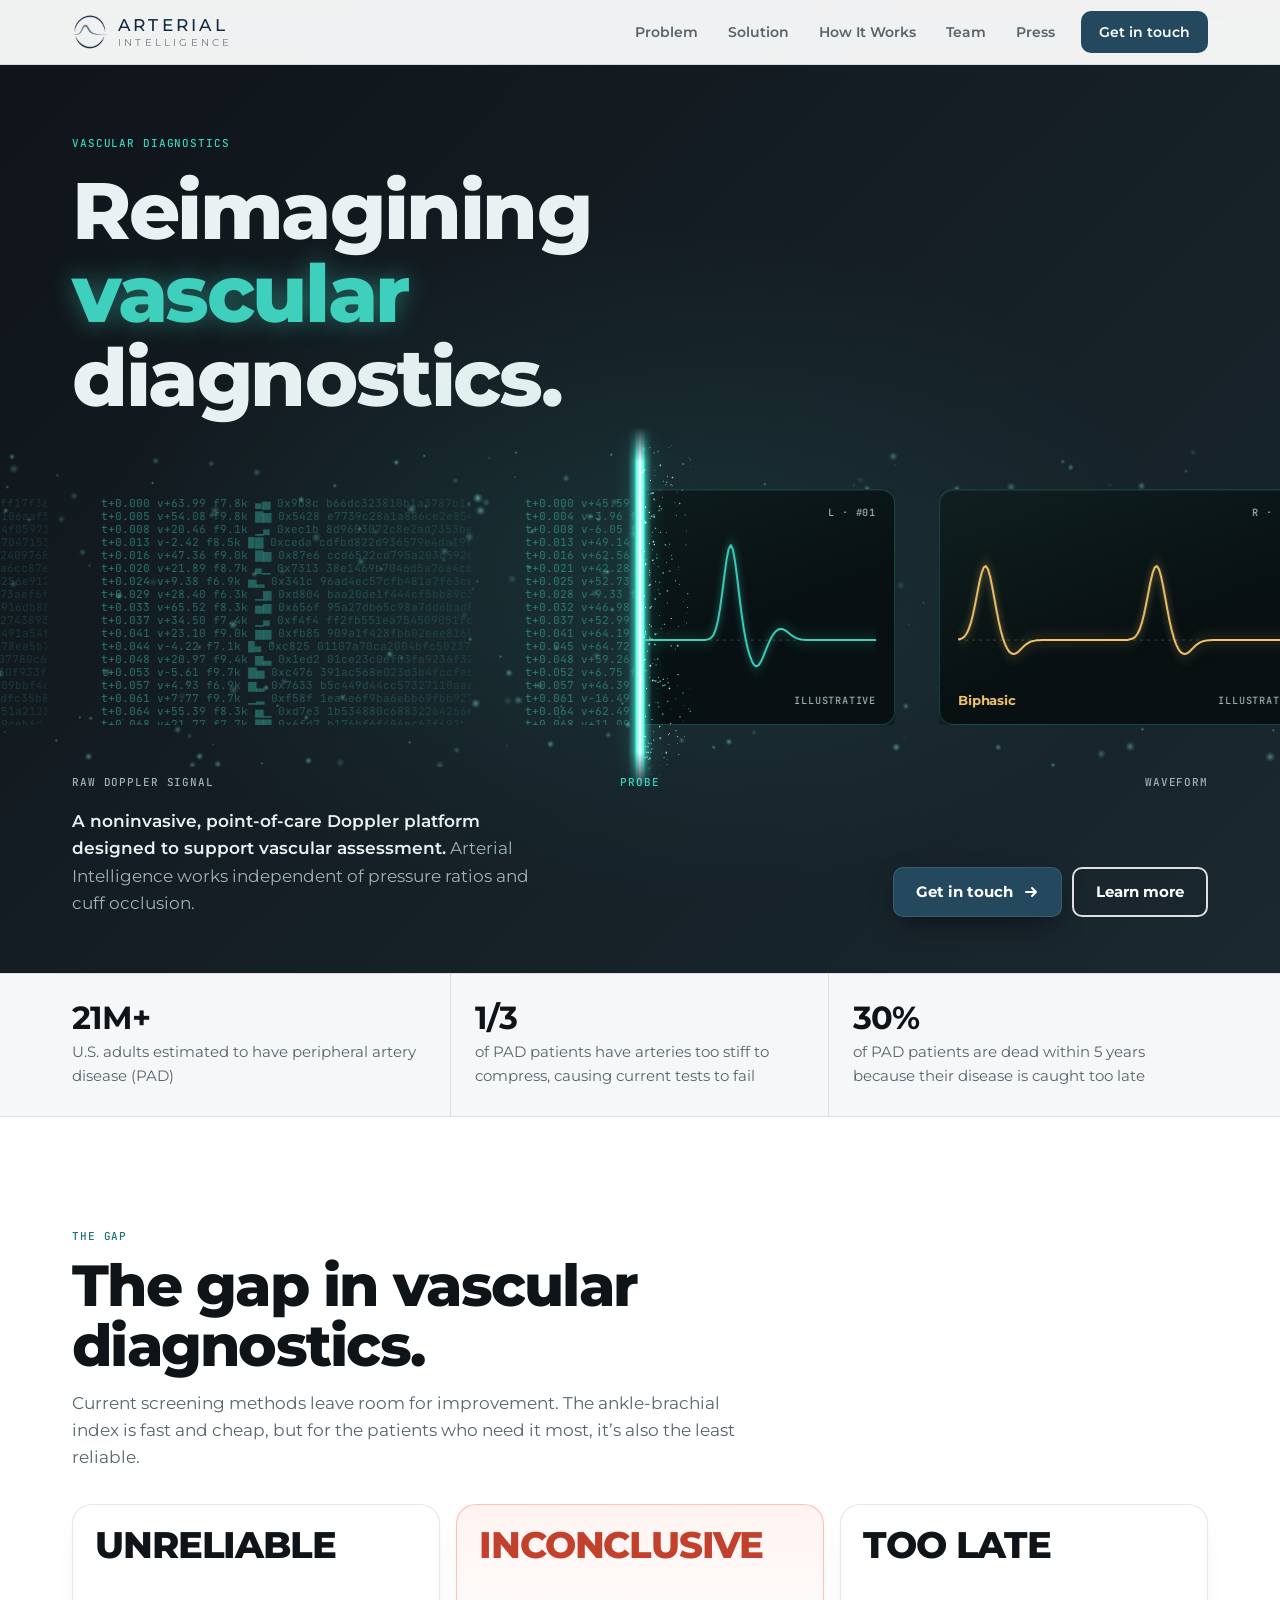
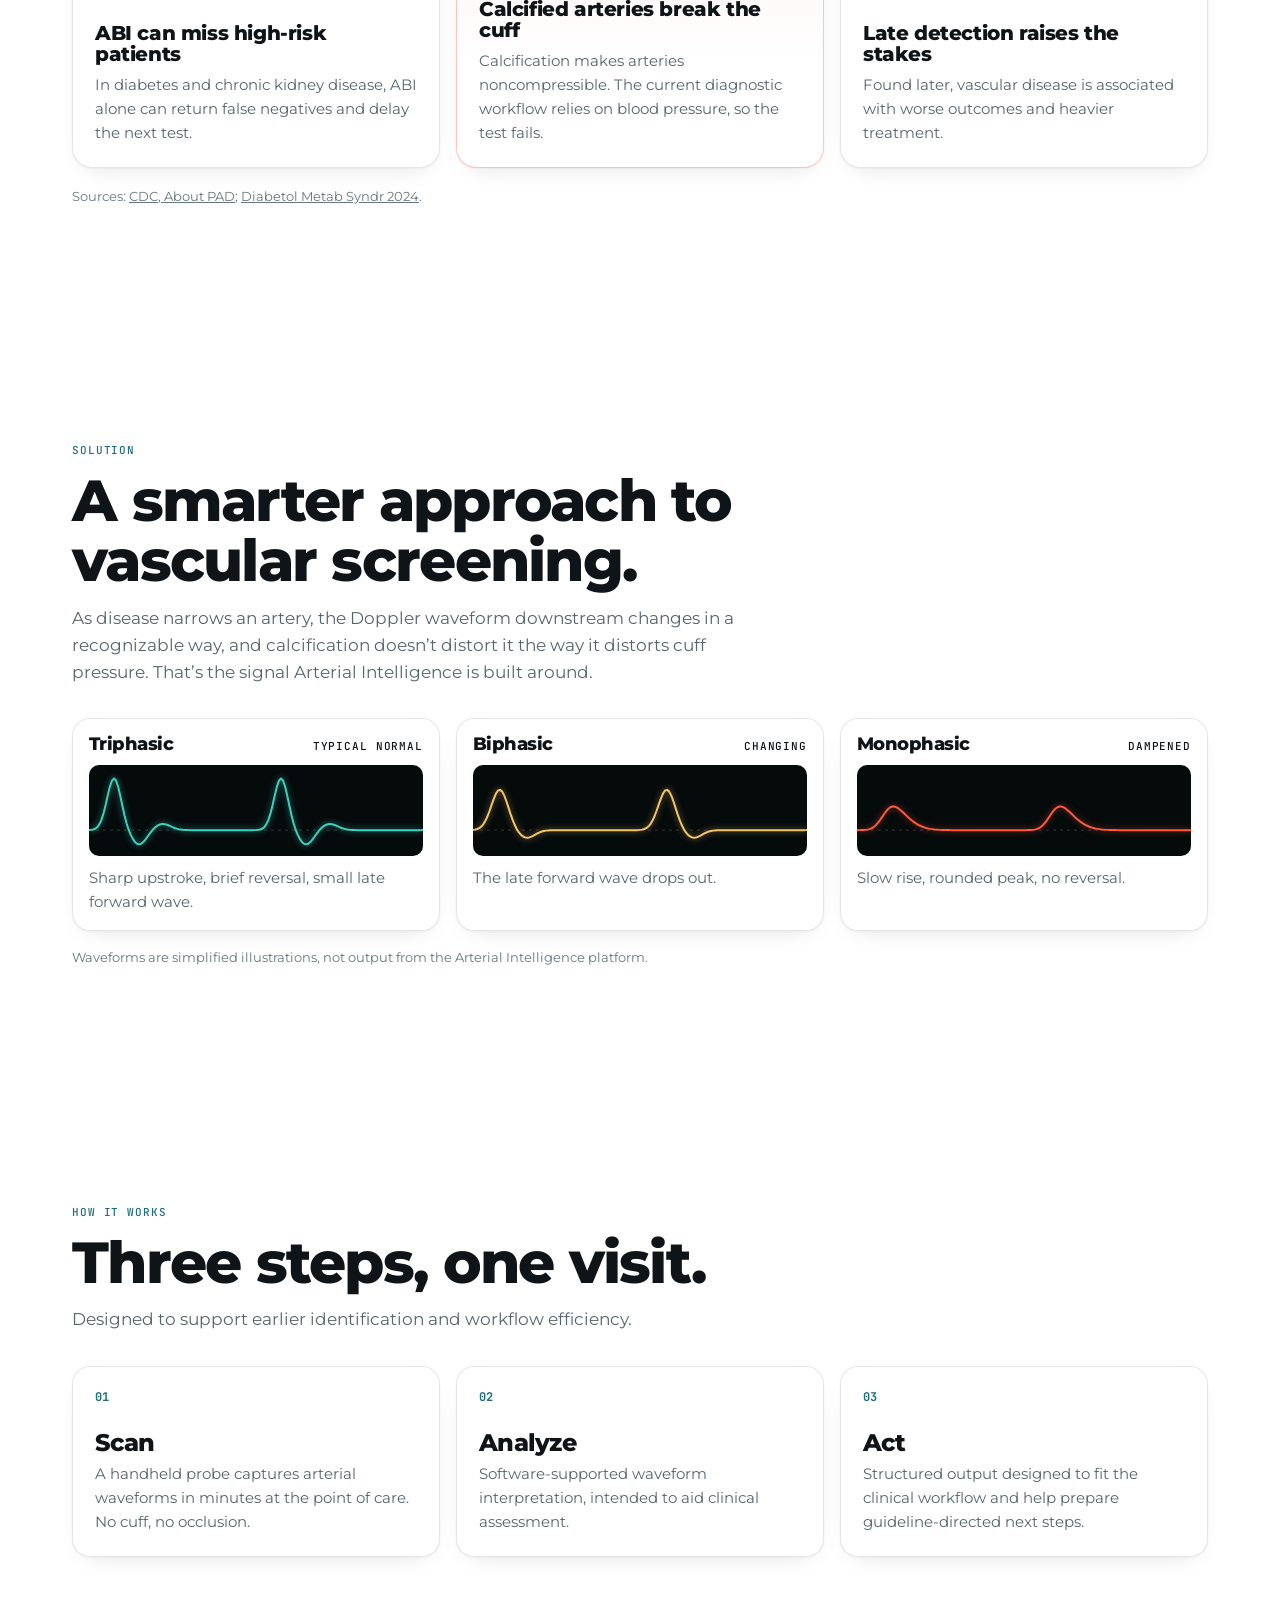
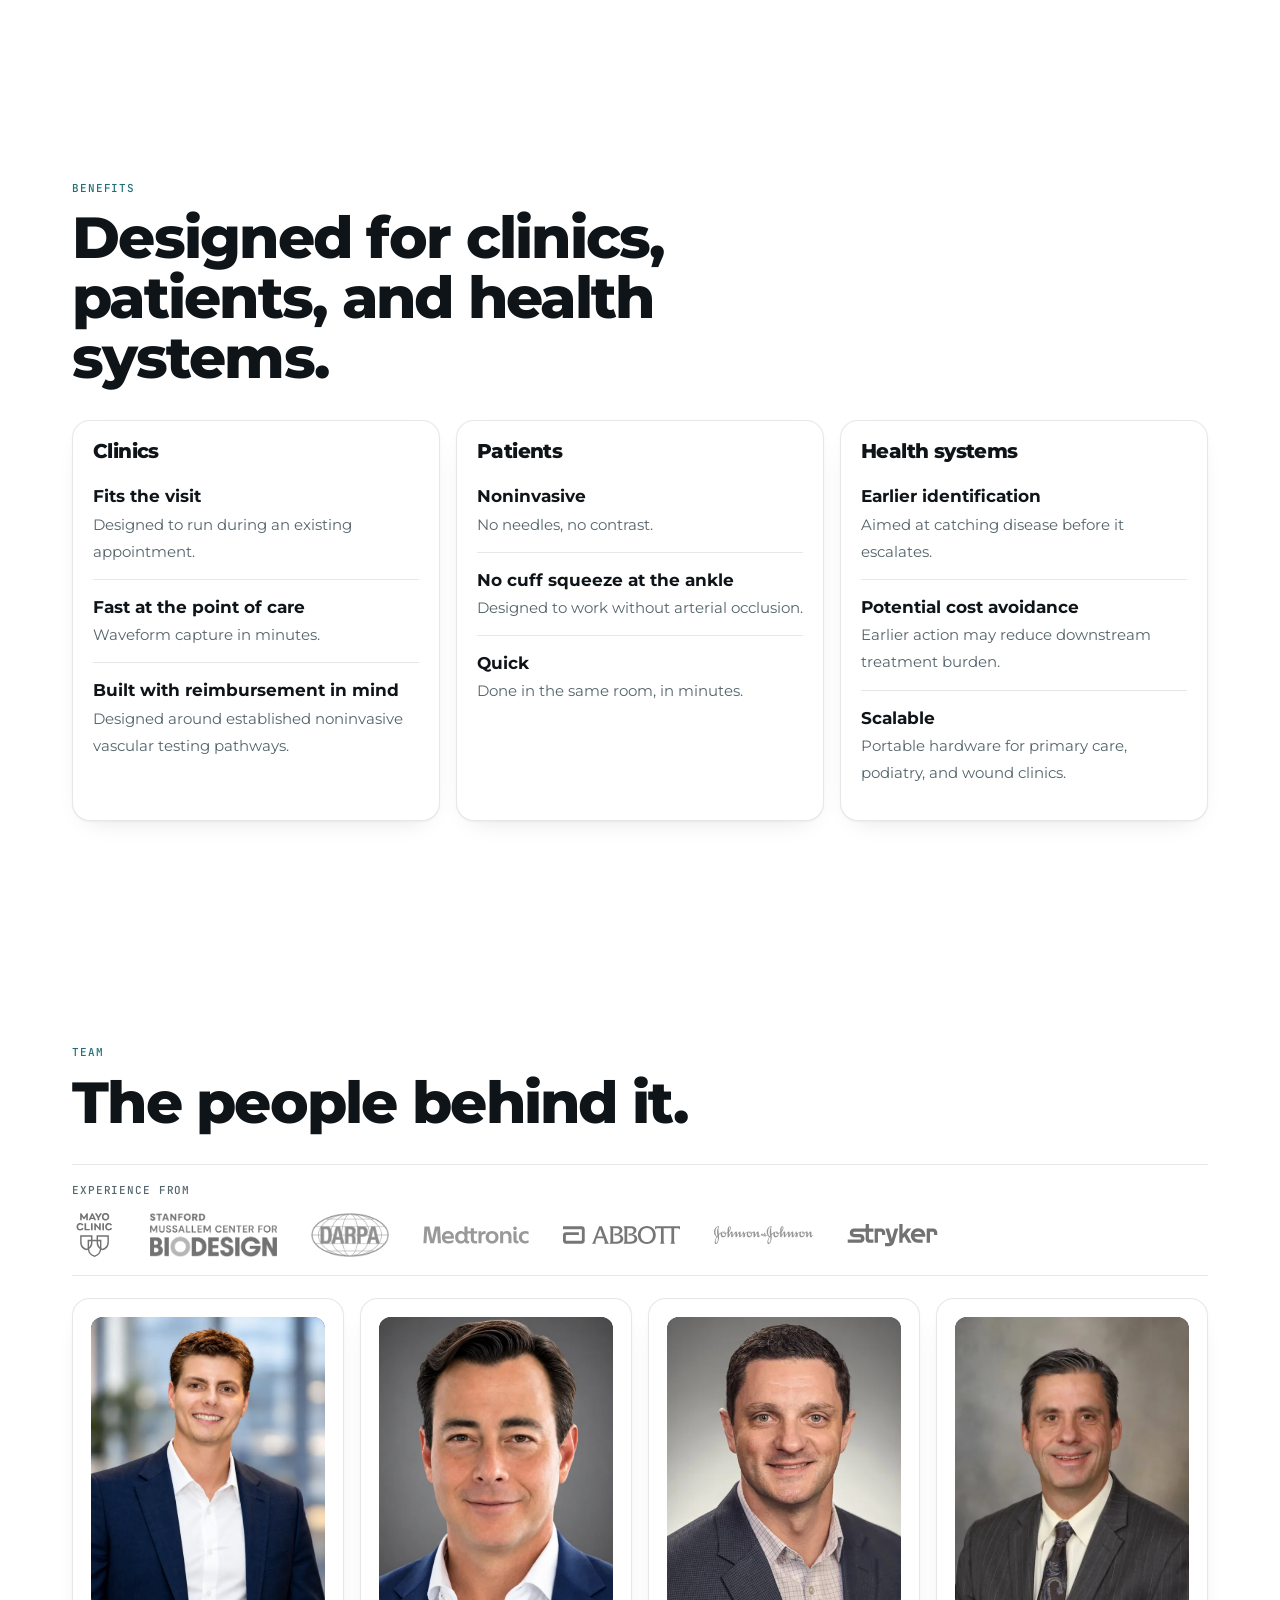
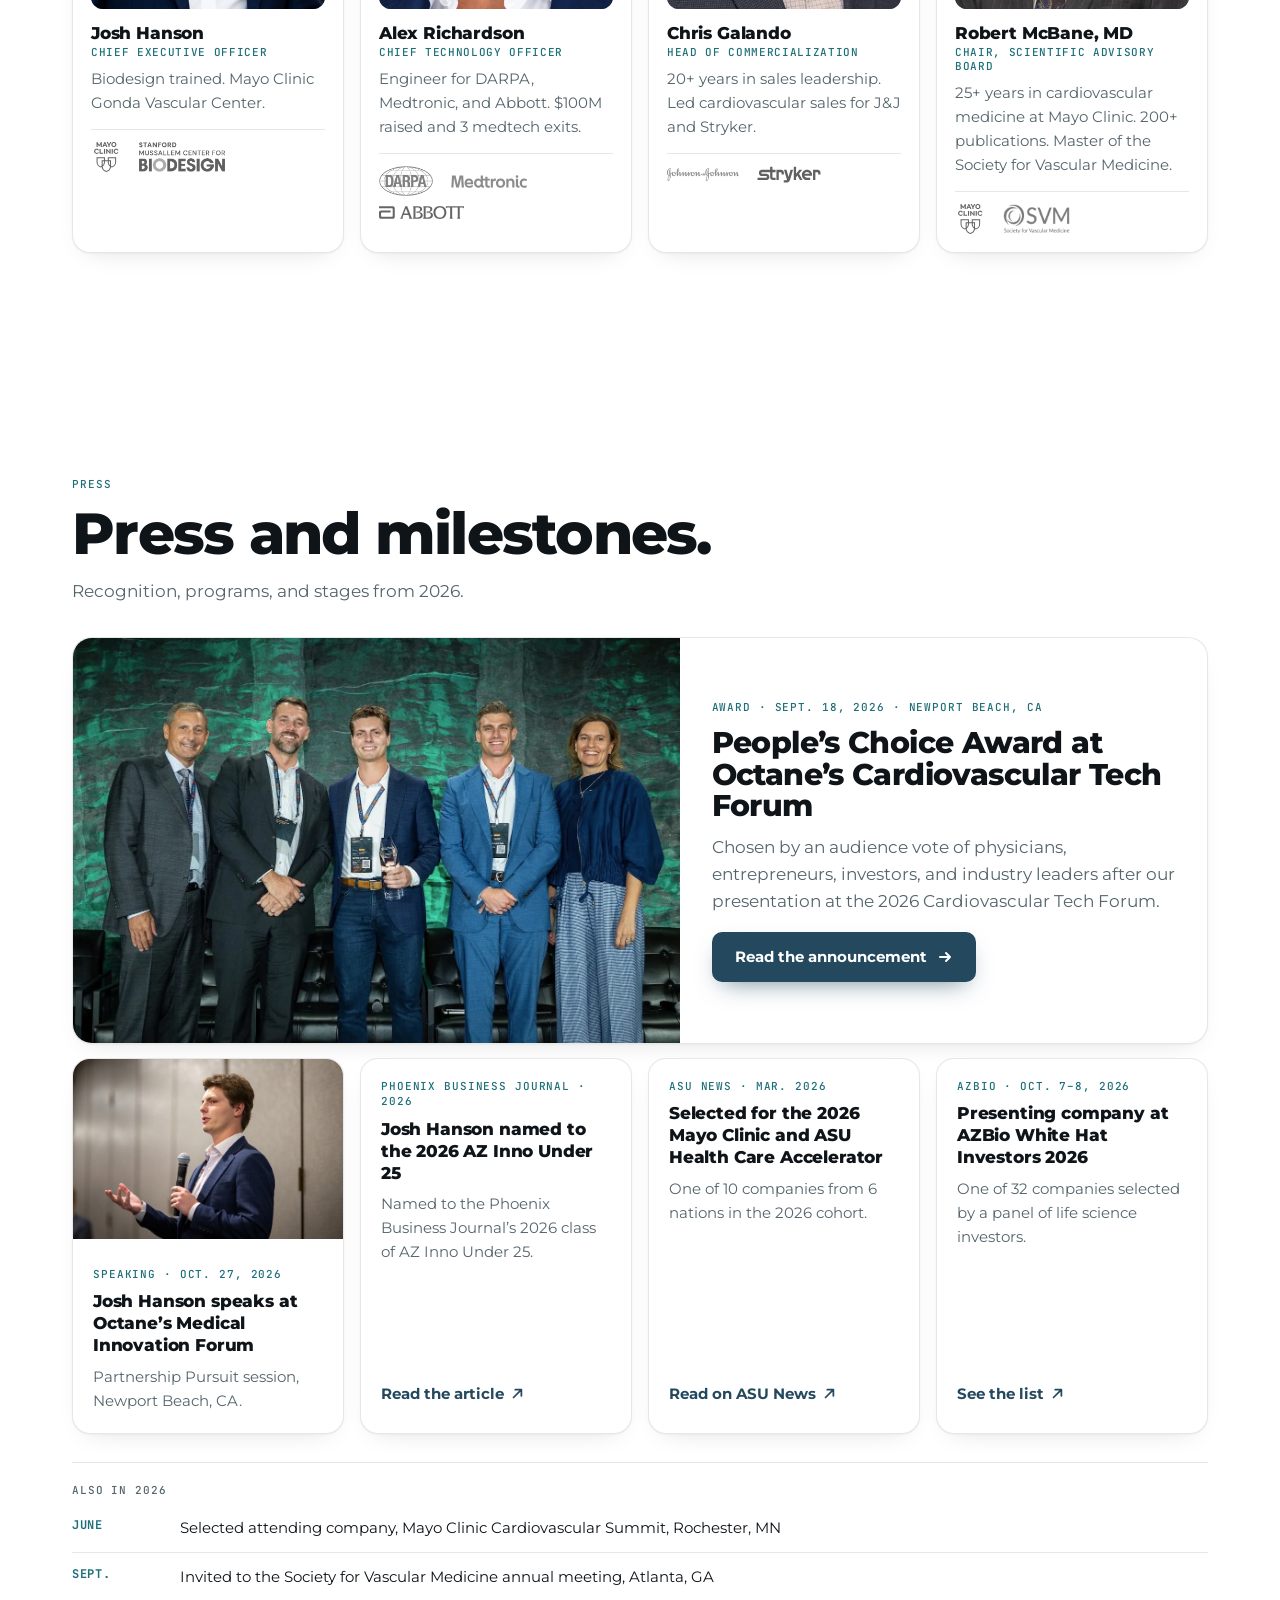
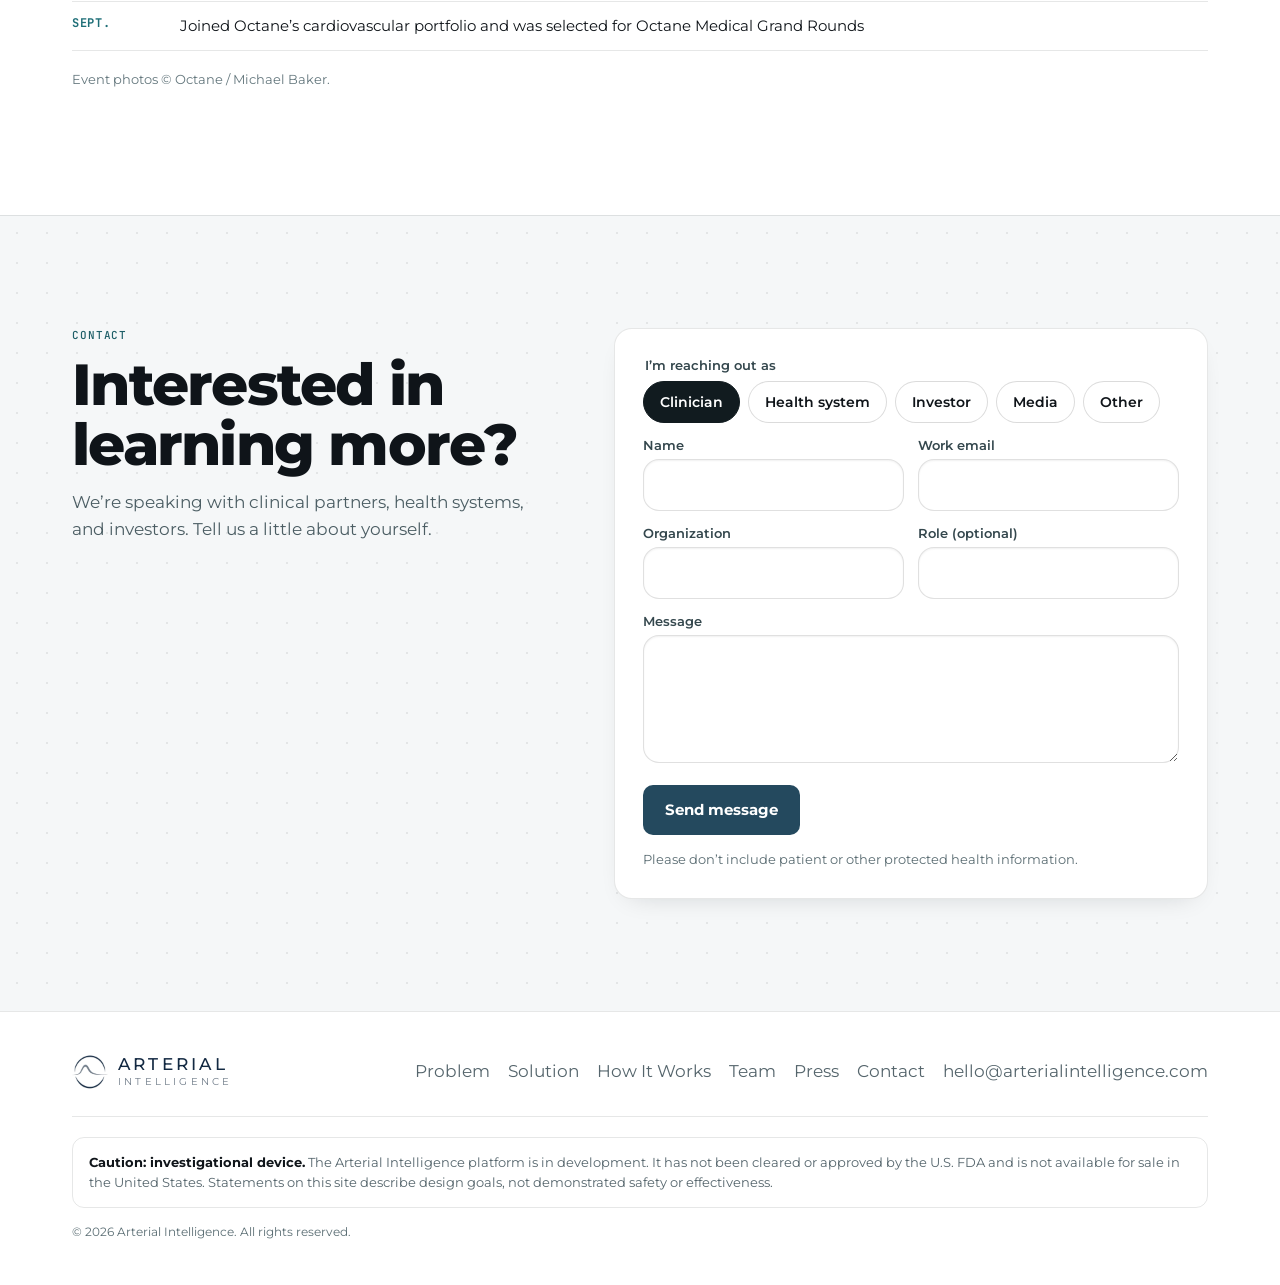
<file: index.html>
<!doctype html>
<html lang="en" class="no-js">
<head>
<meta charset="utf-8">
<meta name="viewport" content="width=device-width, initial-scale=1, viewport-fit=cover">
<title>Arterial Intelligence | Vascular screening that reads the waveform</title>
<meta name="description" content="Arterial Intelligence is developing a portable, noninvasive Doppler platform that reads arterial waveforms at the point of care, without cuff occlusion.">
<meta name="theme-color" content="#ffffff">
<!-- TODO(launch): remove noindex once this is live on the real domain -->
<meta name="robots" content="noindex">
<!-- TODO(domain): add canonical + og:url once the new domain is final -->
<meta property="og:type" content="website">
<meta property="og:title" content="Arterial Intelligence | Vascular screening that reads the waveform">
<meta property="og:description" content="Arterial Intelligence is developing a portable, noninvasive Doppler platform that reads arterial waveforms at the point of care, without cuff occlusion.">
<meta property="og:image" content="assets/img/og.png">
<meta name="twitter:card" content="summary_large_image">
<link rel="icon" href="assets/img/favicon.png" type="image/png">
<link rel="apple-touch-icon" href="assets/img/apple-touch-icon.png">
<link rel="preload" href="assets/fonts/montserrat-latin.woff2" as="font" type="font/woff2" crossorigin>
<link rel="stylesheet" href="assets/css/styles.css">
<script>document.documentElement.classList.replace('no-js', 'js');</script>
<script type="application/ld+json">{"@context":"https://schema.org","@type":"Organization","name":"Arterial Intelligence","description":"Vascular diagnostics company developing a portable Doppler platform for point-of-care vascular assessment.","logo":"assets/img/logo.png"}</script>
</head>
<body>
<a class="skip" href="#main">Skip to content</a>
<header class="hdr" data-hdr>
  <div class="wrap">
    <a class="brand" href="./" aria-label="Arterial Intelligence home"><img src="assets/img/logo-mark.png" alt="" width="36" height="36"><span class="wordmark"><b>Arterial</b><span>Intelligence</span></span></a>
    <nav class="nav" aria-label="Primary"><a href="./#problem">Problem</a><a href="./#approach">Solution</a><a href="./#how">How It Works</a><a href="./#team">Team</a><a href="./#press">Press</a><a class="cta" href="./#contact">Get in touch</a></nav>
    <button class="menu-btn" type="button" aria-expanded="false" aria-controls="sheet" data-menu-btn>Menu <span class="bars" aria-hidden="true"></span></button>
  </div>
</header>
<nav class="sheet" id="sheet" aria-label="Menu" hidden data-sheet>
  <a href="./#problem">Problem <span>01</span></a><a href="./#approach">Solution <span>02</span></a><a href="./#how">How It Works <span>03</span></a><a href="./#team">Team <span>04</span></a><a href="./#press">Press <span>05</span></a>
  <a class="btn btn-signal" href="./#contact">Get in touch <svg viewBox="0 0 16 16" fill="none" stroke="currentColor" stroke-width="2" stroke-linecap="round" stroke-linejoin="round" aria-hidden="true"><path d="M3 8h10M9 4l4 4-4 4"/></svg></a>
  <p class="mono">Investigational device &middot; Not FDA cleared</p>
</nav>

<main id="main">
  <section class="hero dark" aria-labelledby="h">
    <div class="wrap">
      <span class="eyebrow mono">Vascular diagnostics</span>
      <h1 id="h">Reimagining <em>vascular</em> diagnostics.</h1>
    </div>
    <div class="beam-stage" data-beam>
      <canvas class="beam-particles" data-ambient aria-hidden="true"></canvas>
      <div class="card-line" data-line>
          <div class="scan-card tri" aria-hidden="true">
            <div class="sc-clean"><div class="sc-top"><b></b><span>L &middot; #01</span></div><svg class="sc-wave" viewBox="0 0 400 100" preserveAspectRatio="none"><line class="ax" x1="0" y1="70" x2="400" y2="70"/><path class="tr" d="M0.0 69.9 L2.5 69.7 L5.0 69.3 L7.5 68.5 L10.0 66.8 L12.5 63.7 L15.0 58.8 L17.5 51.8 L20.0 42.9 L22.5 33.1 L25.0 23.9 L27.5 17.4 L30.0 15.1 L32.5 17.5 L35.0 24.3 L37.5 33.8 L40.0 44.2 L42.5 54.1 L45.0 62.7 L47.5 69.6 L50.0 75.1 L52.5 79.3 L55.0 82.5 L57.5 84.5 L60.0 85.2 L62.5 84.5 L65.0 82.7 L67.5 80.1 L70.0 77.0 L72.5 73.9 L75.0 71.0 L77.5 68.5 L80.0 66.5 L82.5 65.0 L85.0 64.0 L87.5 63.6 L90.0 63.6 L92.5 64.1 L95.0 64.8 L97.5 65.8 L100.0 66.8 L102.5 67.7 L105.0 68.4 L107.5 69.0 L110.0 69.4 L112.5 69.7 L115.0 69.8 L117.5 69.9 L120.0 70.0 L122.5 70.0 L125.0 70.0 L127.5 70.0 L130.0 70.0 L132.5 70.0 L135.0 70.0 L137.5 70.0 L140.0 70.0 L142.5 70.0 L145.0 70.0 L147.5 70.0 L150.0 70.0 L152.5 70.0 L155.0 70.0 L157.5 70.0 L160.0 70.0 L162.5 70.0 L165.0 70.0 L167.5 70.0 L170.0 70.0 L172.5 70.0 L175.0 70.0 L177.5 70.0 L180.0 70.0 L182.5 70.0 L185.0 70.0 L187.5 70.0 L190.0 70.0 L192.5 70.0 L195.0 70.0 L197.5 70.0 L200.0 69.9 L202.5 69.7 L205.0 69.3 L207.5 68.5 L210.0 66.8 L212.5 63.7 L215.0 58.8 L217.5 51.8 L220.0 42.9 L222.5 33.1 L225.0 23.9 L227.5 17.4 L230.0 15.1 L232.5 17.5 L235.0 24.3 L237.5 33.8 L240.0 44.2 L242.5 54.1 L245.0 62.7 L247.5 69.6 L250.0 75.1 L252.5 79.3 L255.0 82.5 L257.5 84.5 L260.0 85.2 L262.5 84.5 L265.0 82.7 L267.5 80.1 L270.0 77.0 L272.5 73.9 L275.0 71.0 L277.5 68.5 L280.0 66.5 L282.5 65.0 L285.0 64.0 L287.5 63.6 L290.0 63.6 L292.5 64.1 L295.0 64.8 L297.5 65.8 L300.0 66.8 L302.5 67.7 L305.0 68.4 L307.5 69.0 L310.0 69.4 L312.5 69.7 L315.0 69.8 L317.5 69.9 L320.0 70.0 L322.5 70.0 L325.0 70.0 L327.5 70.0 L330.0 70.0 L332.5 70.0 L335.0 70.0 L337.5 70.0 L340.0 70.0 L342.5 70.0 L345.0 70.0 L347.5 70.0 L350.0 70.0 L352.5 70.0 L355.0 70.0 L357.5 70.0 L360.0 70.0 L362.5 70.0 L365.0 70.0 L367.5 70.0 L370.0 70.0 L372.5 70.0 L375.0 70.0 L377.5 70.0 L380.0 70.0 L382.5 70.0 L385.0 70.0 L387.5 70.0 L390.0 70.0 L392.5 70.0 L395.0 70.0 L397.5 70.0 L400.0 69.9"/></svg><div class="sc-bot"><b>Triphasic</b><span>Illustrative</span></div></div>
            <div class="sc-raw"><pre></pre></div>
          </div>
          <div class="scan-card bi" aria-hidden="true">
            <div class="sc-clean"><div class="sc-top"><b></b><span>R &middot; #02</span></div><svg class="sc-wave" viewBox="0 0 400 100" preserveAspectRatio="none"><line class="ax" x1="0" y1="70" x2="400" y2="70"/><path class="tr" d="M0.0 69.7 L2.5 69.4 L5.0 68.9 L7.5 67.9 L10.0 66.2 L12.5 63.6 L15.0 59.9 L17.5 55.0 L20.0 49.1 L22.5 42.7 L25.0 36.4 L27.5 31.2 L30.0 28.0 L32.5 27.2 L35.0 29.1 L37.5 33.4 L40.0 39.3 L42.5 46.1 L45.0 52.9 L47.5 59.2 L50.0 64.6 L52.5 69.0 L55.0 72.5 L57.5 75.0 L60.0 76.8 L62.5 77.7 L65.0 78.0 L67.5 77.7 L70.0 76.9 L72.5 75.7 L75.0 74.5 L77.5 73.3 L80.0 72.3 L82.5 71.5 L85.0 70.9 L87.5 70.5 L90.0 70.3 L92.5 70.1 L95.0 70.1 L97.5 70.0 L100.0 70.0 L102.5 70.0 L105.0 70.0 L107.5 70.0 L110.0 70.0 L112.5 70.0 L115.0 70.0 L117.5 70.0 L120.0 70.0 L122.5 70.0 L125.0 70.0 L127.5 70.0 L130.0 70.0 L132.5 70.0 L135.0 70.0 L137.5 70.0 L140.0 70.0 L142.5 70.0 L145.0 70.0 L147.5 70.0 L150.0 70.0 L152.5 70.0 L155.0 70.0 L157.5 70.0 L160.0 70.0 L162.5 70.0 L165.0 70.0 L167.5 70.0 L170.0 70.0 L172.5 70.0 L175.0 70.0 L177.5 70.0 L180.0 70.0 L182.5 70.0 L185.0 70.0 L187.5 70.0 L190.0 70.0 L192.5 70.0 L195.0 70.0 L197.5 70.0 L200.0 69.7 L202.5 69.4 L205.0 68.9 L207.5 67.9 L210.0 66.2 L212.5 63.6 L215.0 59.9 L217.5 55.0 L220.0 49.1 L222.5 42.7 L225.0 36.4 L227.5 31.2 L230.0 28.0 L232.5 27.2 L235.0 29.1 L237.5 33.4 L240.0 39.3 L242.5 46.1 L245.0 52.9 L247.5 59.2 L250.0 64.6 L252.5 69.0 L255.0 72.5 L257.5 75.0 L260.0 76.8 L262.5 77.7 L265.0 78.0 L267.5 77.7 L270.0 76.9 L272.5 75.7 L275.0 74.5 L277.5 73.3 L280.0 72.3 L282.5 71.5 L285.0 70.9 L287.5 70.5 L290.0 70.3 L292.5 70.1 L295.0 70.1 L297.5 70.0 L300.0 70.0 L302.5 70.0 L305.0 70.0 L307.5 70.0 L310.0 70.0 L312.5 70.0 L315.0 70.0 L317.5 70.0 L320.0 70.0 L322.5 70.0 L325.0 70.0 L327.5 70.0 L330.0 70.0 L332.5 70.0 L335.0 70.0 L337.5 70.0 L340.0 70.0 L342.5 70.0 L345.0 70.0 L347.5 70.0 L350.0 70.0 L352.5 70.0 L355.0 70.0 L357.5 70.0 L360.0 70.0 L362.5 70.0 L365.0 70.0 L367.5 70.0 L370.0 70.0 L372.5 70.0 L375.0 70.0 L377.5 70.0 L380.0 70.0 L382.5 70.0 L385.0 70.0 L387.5 70.0 L390.0 70.0 L392.5 70.0 L395.0 70.0 L397.5 70.0 L400.0 69.7"/></svg><div class="sc-bot"><b>Biphasic</b><span>Illustrative</span></div></div>
            <div class="sc-raw"><pre></pre></div>
          </div>
          <div class="scan-card tri" aria-hidden="true">
            <div class="sc-clean"><div class="sc-top"><b></b><span>R &middot; #03</span></div><svg class="sc-wave" viewBox="0 0 400 100" preserveAspectRatio="none"><line class="ax" x1="0" y1="70" x2="400" y2="70"/><path class="tr" d="M0.0 69.9 L2.5 69.7 L5.0 69.3 L7.5 68.5 L10.0 66.8 L12.5 63.7 L15.0 58.8 L17.5 51.8 L20.0 42.9 L22.5 33.1 L25.0 23.9 L27.5 17.4 L30.0 15.1 L32.5 17.5 L35.0 24.3 L37.5 33.8 L40.0 44.2 L42.5 54.1 L45.0 62.7 L47.5 69.6 L50.0 75.1 L52.5 79.3 L55.0 82.5 L57.5 84.5 L60.0 85.2 L62.5 84.5 L65.0 82.7 L67.5 80.1 L70.0 77.0 L72.5 73.9 L75.0 71.0 L77.5 68.5 L80.0 66.5 L82.5 65.0 L85.0 64.0 L87.5 63.6 L90.0 63.6 L92.5 64.1 L95.0 64.8 L97.5 65.8 L100.0 66.8 L102.5 67.7 L105.0 68.4 L107.5 69.0 L110.0 69.4 L112.5 69.7 L115.0 69.8 L117.5 69.9 L120.0 70.0 L122.5 70.0 L125.0 70.0 L127.5 70.0 L130.0 70.0 L132.5 70.0 L135.0 70.0 L137.5 70.0 L140.0 70.0 L142.5 70.0 L145.0 70.0 L147.5 70.0 L150.0 70.0 L152.5 70.0 L155.0 70.0 L157.5 70.0 L160.0 70.0 L162.5 70.0 L165.0 70.0 L167.5 70.0 L170.0 70.0 L172.5 70.0 L175.0 70.0 L177.5 70.0 L180.0 70.0 L182.5 70.0 L185.0 70.0 L187.5 70.0 L190.0 70.0 L192.5 70.0 L195.0 70.0 L197.5 70.0 L200.0 69.9 L202.5 69.7 L205.0 69.3 L207.5 68.5 L210.0 66.8 L212.5 63.7 L215.0 58.8 L217.5 51.8 L220.0 42.9 L222.5 33.1 L225.0 23.9 L227.5 17.4 L230.0 15.1 L232.5 17.5 L235.0 24.3 L237.5 33.8 L240.0 44.2 L242.5 54.1 L245.0 62.7 L247.5 69.6 L250.0 75.1 L252.5 79.3 L255.0 82.5 L257.5 84.5 L260.0 85.2 L262.5 84.5 L265.0 82.7 L267.5 80.1 L270.0 77.0 L272.5 73.9 L275.0 71.0 L277.5 68.5 L280.0 66.5 L282.5 65.0 L285.0 64.0 L287.5 63.6 L290.0 63.6 L292.5 64.1 L295.0 64.8 L297.5 65.8 L300.0 66.8 L302.5 67.7 L305.0 68.4 L307.5 69.0 L310.0 69.4 L312.5 69.7 L315.0 69.8 L317.5 69.9 L320.0 70.0 L322.5 70.0 L325.0 70.0 L327.5 70.0 L330.0 70.0 L332.5 70.0 L335.0 70.0 L337.5 70.0 L340.0 70.0 L342.5 70.0 L345.0 70.0 L347.5 70.0 L350.0 70.0 L352.5 70.0 L355.0 70.0 L357.5 70.0 L360.0 70.0 L362.5 70.0 L365.0 70.0 L367.5 70.0 L370.0 70.0 L372.5 70.0 L375.0 70.0 L377.5 70.0 L380.0 70.0 L382.5 70.0 L385.0 70.0 L387.5 70.0 L390.0 70.0 L392.5 70.0 L395.0 70.0 L397.5 70.0 L400.0 69.9"/></svg><div class="sc-bot"><b>Triphasic</b><span>Illustrative</span></div></div>
            <div class="sc-raw"><pre></pre></div>
          </div>
          <div class="scan-card mono-w" aria-hidden="true">
            <div class="sc-clean"><div class="sc-top"><b></b><span>R &middot; #04</span></div><svg class="sc-wave" viewBox="0 0 400 100" preserveAspectRatio="none"><line class="ax" x1="0" y1="70" x2="400" y2="70"/><path class="tr" d="M0.0 70.0 L2.5 70.0 L5.0 69.9 L7.5 69.9 L10.0 69.7 L12.5 69.4 L15.0 68.9 L17.5 68.0 L20.0 66.7 L22.5 64.9 L25.0 62.4 L27.5 59.5 L30.0 56.2 L32.5 52.8 L35.0 49.8 L37.5 47.3 L40.0 45.7 L42.5 44.9 L45.0 45.0 L47.5 45.8 L50.0 47.2 L52.5 49.1 L55.0 51.1 L57.5 53.2 L60.0 55.4 L62.5 57.4 L65.0 59.3 L67.5 61.0 L70.0 62.6 L72.5 63.9 L75.0 65.1 L77.5 66.1 L80.0 66.9 L82.5 67.6 L85.0 68.2 L87.5 68.6 L90.0 69.0 L92.5 69.2 L95.0 69.5 L97.5 69.6 L100.0 69.7 L102.5 69.8 L105.0 69.9 L107.5 69.9 L110.0 69.9 L112.5 70.0 L115.0 70.0 L117.5 70.0 L120.0 70.0 L122.5 70.0 L125.0 70.0 L127.5 70.0 L130.0 70.0 L132.5 70.0 L135.0 70.0 L137.5 70.0 L140.0 70.0 L142.5 70.0 L145.0 70.0 L147.5 70.0 L150.0 70.0 L152.5 70.0 L155.0 70.0 L157.5 70.0 L160.0 70.0 L162.5 70.0 L165.0 70.0 L167.5 70.0 L170.0 70.0 L172.5 70.0 L175.0 70.0 L177.5 70.0 L180.0 70.0 L182.5 70.0 L185.0 70.0 L187.5 70.0 L190.0 70.0 L192.5 70.0 L195.0 70.0 L197.5 70.0 L200.0 70.0 L202.5 70.0 L205.0 69.9 L207.5 69.9 L210.0 69.7 L212.5 69.4 L215.0 68.9 L217.5 68.0 L220.0 66.7 L222.5 64.9 L225.0 62.4 L227.5 59.5 L230.0 56.2 L232.5 52.8 L235.0 49.8 L237.5 47.3 L240.0 45.7 L242.5 44.9 L245.0 45.0 L247.5 45.8 L250.0 47.2 L252.5 49.1 L255.0 51.1 L257.5 53.2 L260.0 55.4 L262.5 57.4 L265.0 59.3 L267.5 61.0 L270.0 62.6 L272.5 63.9 L275.0 65.1 L277.5 66.1 L280.0 66.9 L282.5 67.6 L285.0 68.2 L287.5 68.6 L290.0 69.0 L292.5 69.2 L295.0 69.5 L297.5 69.6 L300.0 69.7 L302.5 69.8 L305.0 69.9 L307.5 69.9 L310.0 69.9 L312.5 70.0 L315.0 70.0 L317.5 70.0 L320.0 70.0 L322.5 70.0 L325.0 70.0 L327.5 70.0 L330.0 70.0 L332.5 70.0 L335.0 70.0 L337.5 70.0 L340.0 70.0 L342.5 70.0 L345.0 70.0 L347.5 70.0 L350.0 70.0 L352.5 70.0 L355.0 70.0 L357.5 70.0 L360.0 70.0 L362.5 70.0 L365.0 70.0 L367.5 70.0 L370.0 70.0 L372.5 70.0 L375.0 70.0 L377.5 70.0 L380.0 70.0 L382.5 70.0 L385.0 70.0 L387.5 70.0 L390.0 70.0 L392.5 70.0 L395.0 70.0 L397.5 70.0 L400.0 70.0"/></svg><div class="sc-bot"><b>Monophasic</b><span>Illustrative</span></div></div>
            <div class="sc-raw"><pre></pre></div>
          </div>
          <div class="scan-card bi" aria-hidden="true">
            <div class="sc-clean"><div class="sc-top"><b></b><span>L &middot; #05</span></div><svg class="sc-wave" viewBox="0 0 400 100" preserveAspectRatio="none"><line class="ax" x1="0" y1="70" x2="400" y2="70"/><path class="tr" d="M0.0 69.7 L2.5 69.4 L5.0 68.9 L7.5 67.9 L10.0 66.2 L12.5 63.6 L15.0 59.9 L17.5 55.0 L20.0 49.1 L22.5 42.7 L25.0 36.4 L27.5 31.2 L30.0 28.0 L32.5 27.2 L35.0 29.1 L37.5 33.4 L40.0 39.3 L42.5 46.1 L45.0 52.9 L47.5 59.2 L50.0 64.6 L52.5 69.0 L55.0 72.5 L57.5 75.0 L60.0 76.8 L62.5 77.7 L65.0 78.0 L67.5 77.7 L70.0 76.9 L72.5 75.7 L75.0 74.5 L77.5 73.3 L80.0 72.3 L82.5 71.5 L85.0 70.9 L87.5 70.5 L90.0 70.3 L92.5 70.1 L95.0 70.1 L97.5 70.0 L100.0 70.0 L102.5 70.0 L105.0 70.0 L107.5 70.0 L110.0 70.0 L112.5 70.0 L115.0 70.0 L117.5 70.0 L120.0 70.0 L122.5 70.0 L125.0 70.0 L127.5 70.0 L130.0 70.0 L132.5 70.0 L135.0 70.0 L137.5 70.0 L140.0 70.0 L142.5 70.0 L145.0 70.0 L147.5 70.0 L150.0 70.0 L152.5 70.0 L155.0 70.0 L157.5 70.0 L160.0 70.0 L162.5 70.0 L165.0 70.0 L167.5 70.0 L170.0 70.0 L172.5 70.0 L175.0 70.0 L177.5 70.0 L180.0 70.0 L182.5 70.0 L185.0 70.0 L187.5 70.0 L190.0 70.0 L192.5 70.0 L195.0 70.0 L197.5 70.0 L200.0 69.7 L202.5 69.4 L205.0 68.9 L207.5 67.9 L210.0 66.2 L212.5 63.6 L215.0 59.9 L217.5 55.0 L220.0 49.1 L222.5 42.7 L225.0 36.4 L227.5 31.2 L230.0 28.0 L232.5 27.2 L235.0 29.1 L237.5 33.4 L240.0 39.3 L242.5 46.1 L245.0 52.9 L247.5 59.2 L250.0 64.6 L252.5 69.0 L255.0 72.5 L257.5 75.0 L260.0 76.8 L262.5 77.7 L265.0 78.0 L267.5 77.7 L270.0 76.9 L272.5 75.7 L275.0 74.5 L277.5 73.3 L280.0 72.3 L282.5 71.5 L285.0 70.9 L287.5 70.5 L290.0 70.3 L292.5 70.1 L295.0 70.1 L297.5 70.0 L300.0 70.0 L302.5 70.0 L305.0 70.0 L307.5 70.0 L310.0 70.0 L312.5 70.0 L315.0 70.0 L317.5 70.0 L320.0 70.0 L322.5 70.0 L325.0 70.0 L327.5 70.0 L330.0 70.0 L332.5 70.0 L335.0 70.0 L337.5 70.0 L340.0 70.0 L342.5 70.0 L345.0 70.0 L347.5 70.0 L350.0 70.0 L352.5 70.0 L355.0 70.0 L357.5 70.0 L360.0 70.0 L362.5 70.0 L365.0 70.0 L367.5 70.0 L370.0 70.0 L372.5 70.0 L375.0 70.0 L377.5 70.0 L380.0 70.0 L382.5 70.0 L385.0 70.0 L387.5 70.0 L390.0 70.0 L392.5 70.0 L395.0 70.0 L397.5 70.0 L400.0 69.7"/></svg><div class="sc-bot"><b>Biphasic</b><span>Illustrative</span></div></div>
            <div class="sc-raw"><pre></pre></div>
          </div>
          <div class="scan-card tri" aria-hidden="true">
            <div class="sc-clean"><div class="sc-top"><b></b><span>L &middot; #06</span></div><svg class="sc-wave" viewBox="0 0 400 100" preserveAspectRatio="none"><line class="ax" x1="0" y1="70" x2="400" y2="70"/><path class="tr" d="M0.0 69.9 L2.5 69.7 L5.0 69.3 L7.5 68.5 L10.0 66.8 L12.5 63.7 L15.0 58.8 L17.5 51.8 L20.0 42.9 L22.5 33.1 L25.0 23.9 L27.5 17.4 L30.0 15.1 L32.5 17.5 L35.0 24.3 L37.5 33.8 L40.0 44.2 L42.5 54.1 L45.0 62.7 L47.5 69.6 L50.0 75.1 L52.5 79.3 L55.0 82.5 L57.5 84.5 L60.0 85.2 L62.5 84.5 L65.0 82.7 L67.5 80.1 L70.0 77.0 L72.5 73.9 L75.0 71.0 L77.5 68.5 L80.0 66.5 L82.5 65.0 L85.0 64.0 L87.5 63.6 L90.0 63.6 L92.5 64.1 L95.0 64.8 L97.5 65.8 L100.0 66.8 L102.5 67.7 L105.0 68.4 L107.5 69.0 L110.0 69.4 L112.5 69.7 L115.0 69.8 L117.5 69.9 L120.0 70.0 L122.5 70.0 L125.0 70.0 L127.5 70.0 L130.0 70.0 L132.5 70.0 L135.0 70.0 L137.5 70.0 L140.0 70.0 L142.5 70.0 L145.0 70.0 L147.5 70.0 L150.0 70.0 L152.5 70.0 L155.0 70.0 L157.5 70.0 L160.0 70.0 L162.5 70.0 L165.0 70.0 L167.5 70.0 L170.0 70.0 L172.5 70.0 L175.0 70.0 L177.5 70.0 L180.0 70.0 L182.5 70.0 L185.0 70.0 L187.5 70.0 L190.0 70.0 L192.5 70.0 L195.0 70.0 L197.5 70.0 L200.0 69.9 L202.5 69.7 L205.0 69.3 L207.5 68.5 L210.0 66.8 L212.5 63.7 L215.0 58.8 L217.5 51.8 L220.0 42.9 L222.5 33.1 L225.0 23.9 L227.5 17.4 L230.0 15.1 L232.5 17.5 L235.0 24.3 L237.5 33.8 L240.0 44.2 L242.5 54.1 L245.0 62.7 L247.5 69.6 L250.0 75.1 L252.5 79.3 L255.0 82.5 L257.5 84.5 L260.0 85.2 L262.5 84.5 L265.0 82.7 L267.5 80.1 L270.0 77.0 L272.5 73.9 L275.0 71.0 L277.5 68.5 L280.0 66.5 L282.5 65.0 L285.0 64.0 L287.5 63.6 L290.0 63.6 L292.5 64.1 L295.0 64.8 L297.5 65.8 L300.0 66.8 L302.5 67.7 L305.0 68.4 L307.5 69.0 L310.0 69.4 L312.5 69.7 L315.0 69.8 L317.5 69.9 L320.0 70.0 L322.5 70.0 L325.0 70.0 L327.5 70.0 L330.0 70.0 L332.5 70.0 L335.0 70.0 L337.5 70.0 L340.0 70.0 L342.5 70.0 L345.0 70.0 L347.5 70.0 L350.0 70.0 L352.5 70.0 L355.0 70.0 L357.5 70.0 L360.0 70.0 L362.5 70.0 L365.0 70.0 L367.5 70.0 L370.0 70.0 L372.5 70.0 L375.0 70.0 L377.5 70.0 L380.0 70.0 L382.5 70.0 L385.0 70.0 L387.5 70.0 L390.0 70.0 L392.5 70.0 L395.0 70.0 L397.5 70.0 L400.0 69.9"/></svg><div class="sc-bot"><b>Triphasic</b><span>Illustrative</span></div></div>
            <div class="sc-raw"><pre></pre></div>
          </div>
          <div class="scan-card mono-w" aria-hidden="true">
            <div class="sc-clean"><div class="sc-top"><b></b><span>L &middot; #07</span></div><svg class="sc-wave" viewBox="0 0 400 100" preserveAspectRatio="none"><line class="ax" x1="0" y1="70" x2="400" y2="70"/><path class="tr" d="M0.0 70.0 L2.5 70.0 L5.0 69.9 L7.5 69.9 L10.0 69.7 L12.5 69.4 L15.0 68.9 L17.5 68.0 L20.0 66.7 L22.5 64.9 L25.0 62.4 L27.5 59.5 L30.0 56.2 L32.5 52.8 L35.0 49.8 L37.5 47.3 L40.0 45.7 L42.5 44.9 L45.0 45.0 L47.5 45.8 L50.0 47.2 L52.5 49.1 L55.0 51.1 L57.5 53.2 L60.0 55.4 L62.5 57.4 L65.0 59.3 L67.5 61.0 L70.0 62.6 L72.5 63.9 L75.0 65.1 L77.5 66.1 L80.0 66.9 L82.5 67.6 L85.0 68.2 L87.5 68.6 L90.0 69.0 L92.5 69.2 L95.0 69.5 L97.5 69.6 L100.0 69.7 L102.5 69.8 L105.0 69.9 L107.5 69.9 L110.0 69.9 L112.5 70.0 L115.0 70.0 L117.5 70.0 L120.0 70.0 L122.5 70.0 L125.0 70.0 L127.5 70.0 L130.0 70.0 L132.5 70.0 L135.0 70.0 L137.5 70.0 L140.0 70.0 L142.5 70.0 L145.0 70.0 L147.5 70.0 L150.0 70.0 L152.5 70.0 L155.0 70.0 L157.5 70.0 L160.0 70.0 L162.5 70.0 L165.0 70.0 L167.5 70.0 L170.0 70.0 L172.5 70.0 L175.0 70.0 L177.5 70.0 L180.0 70.0 L182.5 70.0 L185.0 70.0 L187.5 70.0 L190.0 70.0 L192.5 70.0 L195.0 70.0 L197.5 70.0 L200.0 70.0 L202.5 70.0 L205.0 69.9 L207.5 69.9 L210.0 69.7 L212.5 69.4 L215.0 68.9 L217.5 68.0 L220.0 66.7 L222.5 64.9 L225.0 62.4 L227.5 59.5 L230.0 56.2 L232.5 52.8 L235.0 49.8 L237.5 47.3 L240.0 45.7 L242.5 44.9 L245.0 45.0 L247.5 45.8 L250.0 47.2 L252.5 49.1 L255.0 51.1 L257.5 53.2 L260.0 55.4 L262.5 57.4 L265.0 59.3 L267.5 61.0 L270.0 62.6 L272.5 63.9 L275.0 65.1 L277.5 66.1 L280.0 66.9 L282.5 67.6 L285.0 68.2 L287.5 68.6 L290.0 69.0 L292.5 69.2 L295.0 69.5 L297.5 69.6 L300.0 69.7 L302.5 69.8 L305.0 69.9 L307.5 69.9 L310.0 69.9 L312.5 70.0 L315.0 70.0 L317.5 70.0 L320.0 70.0 L322.5 70.0 L325.0 70.0 L327.5 70.0 L330.0 70.0 L332.5 70.0 L335.0 70.0 L337.5 70.0 L340.0 70.0 L342.5 70.0 L345.0 70.0 L347.5 70.0 L350.0 70.0 L352.5 70.0 L355.0 70.0 L357.5 70.0 L360.0 70.0 L362.5 70.0 L365.0 70.0 L367.5 70.0 L370.0 70.0 L372.5 70.0 L375.0 70.0 L377.5 70.0 L380.0 70.0 L382.5 70.0 L385.0 70.0 L387.5 70.0 L390.0 70.0 L392.5 70.0 L395.0 70.0 L397.5 70.0 L400.0 70.0"/></svg><div class="sc-bot"><b>Monophasic</b><span>Illustrative</span></div></div>
            <div class="sc-raw"><pre></pre></div>
          </div>
          <div class="scan-card tri" aria-hidden="true">
            <div class="sc-clean"><div class="sc-top"><b></b><span>R &middot; #08</span></div><svg class="sc-wave" viewBox="0 0 400 100" preserveAspectRatio="none"><line class="ax" x1="0" y1="70" x2="400" y2="70"/><path class="tr" d="M0.0 69.9 L2.5 69.7 L5.0 69.3 L7.5 68.5 L10.0 66.8 L12.5 63.7 L15.0 58.8 L17.5 51.8 L20.0 42.9 L22.5 33.1 L25.0 23.9 L27.5 17.4 L30.0 15.1 L32.5 17.5 L35.0 24.3 L37.5 33.8 L40.0 44.2 L42.5 54.1 L45.0 62.7 L47.5 69.6 L50.0 75.1 L52.5 79.3 L55.0 82.5 L57.5 84.5 L60.0 85.2 L62.5 84.5 L65.0 82.7 L67.5 80.1 L70.0 77.0 L72.5 73.9 L75.0 71.0 L77.5 68.5 L80.0 66.5 L82.5 65.0 L85.0 64.0 L87.5 63.6 L90.0 63.6 L92.5 64.1 L95.0 64.8 L97.5 65.8 L100.0 66.8 L102.5 67.7 L105.0 68.4 L107.5 69.0 L110.0 69.4 L112.5 69.7 L115.0 69.8 L117.5 69.9 L120.0 70.0 L122.5 70.0 L125.0 70.0 L127.5 70.0 L130.0 70.0 L132.5 70.0 L135.0 70.0 L137.5 70.0 L140.0 70.0 L142.5 70.0 L145.0 70.0 L147.5 70.0 L150.0 70.0 L152.5 70.0 L155.0 70.0 L157.5 70.0 L160.0 70.0 L162.5 70.0 L165.0 70.0 L167.5 70.0 L170.0 70.0 L172.5 70.0 L175.0 70.0 L177.5 70.0 L180.0 70.0 L182.5 70.0 L185.0 70.0 L187.5 70.0 L190.0 70.0 L192.5 70.0 L195.0 70.0 L197.5 70.0 L200.0 69.9 L202.5 69.7 L205.0 69.3 L207.5 68.5 L210.0 66.8 L212.5 63.7 L215.0 58.8 L217.5 51.8 L220.0 42.9 L222.5 33.1 L225.0 23.9 L227.5 17.4 L230.0 15.1 L232.5 17.5 L235.0 24.3 L237.5 33.8 L240.0 44.2 L242.5 54.1 L245.0 62.7 L247.5 69.6 L250.0 75.1 L252.5 79.3 L255.0 82.5 L257.5 84.5 L260.0 85.2 L262.5 84.5 L265.0 82.7 L267.5 80.1 L270.0 77.0 L272.5 73.9 L275.0 71.0 L277.5 68.5 L280.0 66.5 L282.5 65.0 L285.0 64.0 L287.5 63.6 L290.0 63.6 L292.5 64.1 L295.0 64.8 L297.5 65.8 L300.0 66.8 L302.5 67.7 L305.0 68.4 L307.5 69.0 L310.0 69.4 L312.5 69.7 L315.0 69.8 L317.5 69.9 L320.0 70.0 L322.5 70.0 L325.0 70.0 L327.5 70.0 L330.0 70.0 L332.5 70.0 L335.0 70.0 L337.5 70.0 L340.0 70.0 L342.5 70.0 L345.0 70.0 L347.5 70.0 L350.0 70.0 L352.5 70.0 L355.0 70.0 L357.5 70.0 L360.0 70.0 L362.5 70.0 L365.0 70.0 L367.5 70.0 L370.0 70.0 L372.5 70.0 L375.0 70.0 L377.5 70.0 L380.0 70.0 L382.5 70.0 L385.0 70.0 L387.5 70.0 L390.0 70.0 L392.5 70.0 L395.0 70.0 L397.5 70.0 L400.0 69.9"/></svg><div class="sc-bot"><b>Triphasic</b><span>Illustrative</span></div></div>
            <div class="sc-raw"><pre></pre></div>
          </div>
      </div>
      <canvas class="beam-scanner" data-scanner aria-hidden="true"></canvas>
    </div>
    <div class="wrap">
      <div class="beam-labels mono" aria-hidden="true"><span>Raw Doppler signal</span><span>Probe</span><span>Waveform</span></div>
      <div class="hero-copy">
        <p><strong>A noninvasive, point-of-care Doppler platform designed to support vascular assessment.</strong> Arterial Intelligence works independent of pressure ratios and cuff occlusion.</p>
        <div class="actions">
          <a class="btn btn-signal" href="#contact">Get in touch <svg viewBox="0 0 16 16" fill="none" stroke="currentColor" stroke-width="2" stroke-linecap="round" stroke-linejoin="round" aria-hidden="true"><path d="M3 8h10M9 4l4 4-4 4"/></svg></a>
          <a class="btn btn-ghost" href="#problem">Learn more</a>
        </div>
      </div>
    </div>
  </section>

  <section class="stats" aria-label="Key facts">
    <div class="wrap"><ul>
      <li><b>21M+</b><span>U.S. adults estimated to have peripheral artery disease (PAD)</span></li>
      <li><b>1/3</b><span>of PAD patients have arteries too stiff to compress, causing current tests to fail</span></li>
      <li><b>30%</b><span>of PAD patients are dead within 5 years because their disease is caught too late</span></li>
    </ul></div>
  </section>

  <section class="sec" id="problem" aria-labelledby="p-h">
    <div class="wrap">
      <div class="sec-head"><span class="mono">The gap</span><h2 id="p-h">The gap in vascular diagnostics.</h2><p>Current screening methods leave room for improvement. The ankle-brachial index is fast and cheap, but for the patients who need it most, it&rsquo;s also the least reliable.</p></div>
      <div class="cards">
        <article class="card"><span class="k">Unreliable</span><h3>ABI can miss high-risk patients</h3><p>In diabetes and chronic kidney disease, ABI alone can return false negatives and delay the next test.</p></article>
        <article class="card hot"><span class="k">Inconclusive</span><h3>Calcified arteries break the cuff</h3><p>Calcification makes arteries noncompressible. The current diagnostic workflow relies on blood pressure, so the test fails.</p></article>
        <article class="card"><span class="k">Too late</span><h3>Late detection raises the stakes</h3><p>Found later, vascular disease is associated with worse outcomes and heavier treatment.</p></article>
      </div>
      <p class="src">Sources: <a href="https://www.cdc.gov/heart-disease/about/peripheral-arterial-disease.html" rel="noopener">CDC, About PAD</a>; <a href="https://pmc.ncbi.nlm.nih.gov/articles/PMC10898040/" rel="noopener">Diabetol Metab Syndr 2024</a>.</p>
    </div>
  </section>

  <section class="sec" id="approach" aria-labelledby="a-h">
    <div class="wrap">
      <div class="sec-head"><span class="mono">Solution</span><h2 id="a-h">A smarter approach to vascular screening.</h2><p>As disease narrows an artery, the Doppler waveform downstream changes in a recognizable way, and calcification doesn&rsquo;t distort it the way it distorts cuff pressure. That&rsquo;s the signal Arterial Intelligence is built around.</p></div>
      <div class="waves">
        <article class="wv tri"><div class="wv-top"><h3>Triphasic</h3><span class="mono">Typical normal</span></div><svg class="sc-wave" viewBox="0 0 400 110" preserveAspectRatio="none" aria-hidden="true"><line class="ax" x1="0" y1="78" x2="400" y2="78"/><path class="tr" d="M0.0 77.9 L2.5 77.7 L5.0 77.3 L7.5 76.3 L10.0 74.4 L12.5 70.9 L15.0 65.4 L17.5 57.5 L20.0 47.5 L22.5 36.4 L25.0 26.1 L27.5 18.7 L30.0 16.1 L32.5 18.8 L35.0 26.4 L37.5 37.1 L40.0 48.9 L42.5 60.1 L45.0 69.7 L47.5 77.5 L50.0 83.7 L52.5 88.5 L55.0 92.1 L57.5 94.3 L60.0 95.1 L62.5 94.4 L65.0 92.3 L67.5 89.4 L70.0 85.9 L72.5 82.4 L75.0 79.1 L77.5 76.3 L80.0 74.1 L82.5 72.4 L85.0 71.3 L87.5 70.7 L90.0 70.8 L92.5 71.3 L95.0 72.2 L97.5 73.3 L100.0 74.4 L102.5 75.4 L105.0 76.2 L107.5 76.9 L110.0 77.3 L112.5 77.6 L115.0 77.8 L117.5 77.9 L120.0 78.0 L122.5 78.0 L125.0 78.0 L127.5 78.0 L130.0 78.0 L132.5 78.0 L135.0 78.0 L137.5 78.0 L140.0 78.0 L142.5 78.0 L145.0 78.0 L147.5 78.0 L150.0 78.0 L152.5 78.0 L155.0 78.0 L157.5 78.0 L160.0 78.0 L162.5 78.0 L165.0 78.0 L167.5 78.0 L170.0 78.0 L172.5 78.0 L175.0 78.0 L177.5 78.0 L180.0 78.0 L182.5 78.0 L185.0 78.0 L187.5 78.0 L190.0 78.0 L192.5 78.0 L195.0 78.0 L197.5 78.0 L200.0 77.9 L202.5 77.7 L205.0 77.3 L207.5 76.3 L210.0 74.4 L212.5 70.9 L215.0 65.4 L217.5 57.5 L220.0 47.5 L222.5 36.4 L225.0 26.1 L227.5 18.7 L230.0 16.1 L232.5 18.8 L235.0 26.4 L237.5 37.1 L240.0 48.9 L242.5 60.1 L245.0 69.7 L247.5 77.5 L250.0 83.7 L252.5 88.5 L255.0 92.1 L257.5 94.3 L260.0 95.1 L262.5 94.4 L265.0 92.3 L267.5 89.4 L270.0 85.9 L272.5 82.4 L275.0 79.1 L277.5 76.3 L280.0 74.1 L282.5 72.4 L285.0 71.3 L287.5 70.7 L290.0 70.8 L292.5 71.3 L295.0 72.2 L297.5 73.3 L300.0 74.4 L302.5 75.4 L305.0 76.2 L307.5 76.9 L310.0 77.3 L312.5 77.6 L315.0 77.8 L317.5 77.9 L320.0 78.0 L322.5 78.0 L325.0 78.0 L327.5 78.0 L330.0 78.0 L332.5 78.0 L335.0 78.0 L337.5 78.0 L340.0 78.0 L342.5 78.0 L345.0 78.0 L347.5 78.0 L350.0 78.0 L352.5 78.0 L355.0 78.0 L357.5 78.0 L360.0 78.0 L362.5 78.0 L365.0 78.0 L367.5 78.0 L370.0 78.0 L372.5 78.0 L375.0 78.0 L377.5 78.0 L380.0 78.0 L382.5 78.0 L385.0 78.0 L387.5 78.0 L390.0 78.0 L392.5 78.0 L395.0 78.0 L397.5 78.0 L400.0 77.9"/></svg><p>Sharp upstroke, brief reversal, small late forward wave.</p></article>
        <article class="wv bi"><div class="wv-top"><h3>Biphasic</h3><span class="mono">Changing</span></div><svg class="sc-wave" viewBox="0 0 400 110" preserveAspectRatio="none" aria-hidden="true"><line class="ax" x1="0" y1="78" x2="400" y2="78"/><path class="tr" d="M0.0 77.7 L2.5 77.4 L5.0 76.7 L7.5 75.6 L10.0 73.7 L12.5 70.8 L15.0 66.6 L17.5 61.1 L20.0 54.5 L22.5 47.2 L25.0 40.2 L27.5 34.3 L30.0 30.6 L32.5 29.8 L35.0 31.9 L37.5 36.7 L40.0 43.4 L42.5 51.1 L45.0 58.8 L47.5 65.8 L50.0 71.9 L52.5 76.9 L55.0 80.8 L57.5 83.7 L60.0 85.6 L62.5 86.7 L65.0 87.0 L67.5 86.7 L70.0 85.7 L72.5 84.5 L75.0 83.1 L77.5 81.7 L80.0 80.6 L82.5 79.7 L85.0 79.0 L87.5 78.6 L90.0 78.3 L92.5 78.2 L95.0 78.1 L97.5 78.0 L100.0 78.0 L102.5 78.0 L105.0 78.0 L107.5 78.0 L110.0 78.0 L112.5 78.0 L115.0 78.0 L117.5 78.0 L120.0 78.0 L122.5 78.0 L125.0 78.0 L127.5 78.0 L130.0 78.0 L132.5 78.0 L135.0 78.0 L137.5 78.0 L140.0 78.0 L142.5 78.0 L145.0 78.0 L147.5 78.0 L150.0 78.0 L152.5 78.0 L155.0 78.0 L157.5 78.0 L160.0 78.0 L162.5 78.0 L165.0 78.0 L167.5 78.0 L170.0 78.0 L172.5 78.0 L175.0 78.0 L177.5 78.0 L180.0 78.0 L182.5 78.0 L185.0 78.0 L187.5 78.0 L190.0 78.0 L192.5 78.0 L195.0 78.0 L197.5 78.0 L200.0 77.7 L202.5 77.4 L205.0 76.7 L207.5 75.6 L210.0 73.7 L212.5 70.8 L215.0 66.6 L217.5 61.1 L220.0 54.5 L222.5 47.2 L225.0 40.2 L227.5 34.3 L230.0 30.6 L232.5 29.8 L235.0 31.9 L237.5 36.7 L240.0 43.4 L242.5 51.1 L245.0 58.8 L247.5 65.8 L250.0 71.9 L252.5 76.9 L255.0 80.8 L257.5 83.7 L260.0 85.6 L262.5 86.7 L265.0 87.0 L267.5 86.7 L270.0 85.7 L272.5 84.5 L275.0 83.1 L277.5 81.7 L280.0 80.6 L282.5 79.7 L285.0 79.0 L287.5 78.6 L290.0 78.3 L292.5 78.2 L295.0 78.1 L297.5 78.0 L300.0 78.0 L302.5 78.0 L305.0 78.0 L307.5 78.0 L310.0 78.0 L312.5 78.0 L315.0 78.0 L317.5 78.0 L320.0 78.0 L322.5 78.0 L325.0 78.0 L327.5 78.0 L330.0 78.0 L332.5 78.0 L335.0 78.0 L337.5 78.0 L340.0 78.0 L342.5 78.0 L345.0 78.0 L347.5 78.0 L350.0 78.0 L352.5 78.0 L355.0 78.0 L357.5 78.0 L360.0 78.0 L362.5 78.0 L365.0 78.0 L367.5 78.0 L370.0 78.0 L372.5 78.0 L375.0 78.0 L377.5 78.0 L380.0 78.0 L382.5 78.0 L385.0 78.0 L387.5 78.0 L390.0 78.0 L392.5 78.0 L395.0 78.0 L397.5 78.0 L400.0 77.7"/></svg><p>The late forward wave drops out.</p></article>
        <article class="wv mono-w"><div class="wv-top"><h3>Monophasic</h3><span class="mono">Dampened</span></div><svg class="sc-wave" viewBox="0 0 400 110" preserveAspectRatio="none" aria-hidden="true"><line class="ax" x1="0" y1="78" x2="400" y2="78"/><path class="tr" d="M0.0 78.0 L2.5 78.0 L5.0 77.9 L7.5 77.9 L10.0 77.7 L12.5 77.4 L15.0 76.8 L17.5 75.8 L20.0 74.3 L22.5 72.2 L25.0 69.4 L27.5 66.1 L30.0 62.4 L32.5 58.7 L35.0 55.2 L37.5 52.4 L40.0 50.6 L42.5 49.7 L45.0 49.8 L47.5 50.7 L50.0 52.3 L52.5 54.4 L55.0 56.7 L57.5 59.1 L60.0 61.5 L62.5 63.8 L65.0 65.9 L67.5 67.9 L70.0 69.6 L72.5 71.2 L75.0 72.5 L77.5 73.6 L80.0 74.6 L82.5 75.3 L85.0 76.0 L87.5 76.5 L90.0 76.8 L92.5 77.2 L95.0 77.4 L97.5 77.6 L100.0 77.7 L102.5 77.8 L105.0 77.8 L107.5 77.9 L110.0 77.9 L112.5 78.0 L115.0 78.0 L117.5 78.0 L120.0 78.0 L122.5 78.0 L125.0 78.0 L127.5 78.0 L130.0 78.0 L132.5 78.0 L135.0 78.0 L137.5 78.0 L140.0 78.0 L142.5 78.0 L145.0 78.0 L147.5 78.0 L150.0 78.0 L152.5 78.0 L155.0 78.0 L157.5 78.0 L160.0 78.0 L162.5 78.0 L165.0 78.0 L167.5 78.0 L170.0 78.0 L172.5 78.0 L175.0 78.0 L177.5 78.0 L180.0 78.0 L182.5 78.0 L185.0 78.0 L187.5 78.0 L190.0 78.0 L192.5 78.0 L195.0 78.0 L197.5 78.0 L200.0 78.0 L202.5 78.0 L205.0 77.9 L207.5 77.9 L210.0 77.7 L212.5 77.4 L215.0 76.8 L217.5 75.8 L220.0 74.3 L222.5 72.2 L225.0 69.4 L227.5 66.1 L230.0 62.4 L232.5 58.7 L235.0 55.2 L237.5 52.4 L240.0 50.6 L242.5 49.7 L245.0 49.8 L247.5 50.7 L250.0 52.3 L252.5 54.4 L255.0 56.7 L257.5 59.1 L260.0 61.5 L262.5 63.8 L265.0 65.9 L267.5 67.9 L270.0 69.6 L272.5 71.2 L275.0 72.5 L277.5 73.6 L280.0 74.6 L282.5 75.3 L285.0 76.0 L287.5 76.5 L290.0 76.8 L292.5 77.2 L295.0 77.4 L297.5 77.6 L300.0 77.7 L302.5 77.8 L305.0 77.8 L307.5 77.9 L310.0 77.9 L312.5 78.0 L315.0 78.0 L317.5 78.0 L320.0 78.0 L322.5 78.0 L325.0 78.0 L327.5 78.0 L330.0 78.0 L332.5 78.0 L335.0 78.0 L337.5 78.0 L340.0 78.0 L342.5 78.0 L345.0 78.0 L347.5 78.0 L350.0 78.0 L352.5 78.0 L355.0 78.0 L357.5 78.0 L360.0 78.0 L362.5 78.0 L365.0 78.0 L367.5 78.0 L370.0 78.0 L372.5 78.0 L375.0 78.0 L377.5 78.0 L380.0 78.0 L382.5 78.0 L385.0 78.0 L387.5 78.0 L390.0 78.0 L392.5 78.0 L395.0 78.0 L397.5 78.0 L400.0 78.0"/></svg><p>Slow rise, rounded peak, no reversal.</p></article>
      </div>
      <p class="note">Waveforms are simplified illustrations, not output from the Arterial Intelligence platform.</p>
    </div>
  </section>

  <section class="sec" id="how" aria-labelledby="hw-h">
    <div class="wrap">
      <div class="sec-head"><span class="mono">How it works</span><h2 id="hw-h">Three steps, one visit.</h2><p>Designed to support earlier identification and workflow efficiency.</p></div>
      <ol class="steps">
        <li class="step"><h3>Scan</h3><p>A handheld probe captures arterial waveforms in minutes at the point of care. No cuff, no occlusion.</p></li>
        <li class="step"><h3>Analyze</h3><p>Software-supported waveform interpretation, intended to aid clinical assessment.</p></li>
        <li class="step"><h3>Act</h3><p>Structured output designed to fit the clinical workflow and help prepare guideline-directed next steps.</p></li>
      </ol>
    </div>
  </section>

  <section class="sec" id="benefits" aria-labelledby="b-h">
    <div class="wrap">
      <div class="sec-head"><span class="mono">Benefits</span><h2 id="b-h">Designed for clinics, patients, and health systems.</h2></div>
      <div class="tabs" data-tabs>
        <div class="tablist" role="tablist" aria-label="Audience">
          <button class="tab" role="tab" id="tab-c" aria-controls="panel-c" aria-selected="true">Clinics</button>
          <button class="tab" role="tab" id="tab-p" aria-controls="panel-p" aria-selected="false" tabindex="-1">Patients</button>
          <button class="tab" role="tab" id="tab-s" aria-controls="panel-s" aria-selected="false" tabindex="-1">Systems</button>
        </div>
        <div class="tabs-panels">
          <div class="tabpanel" role="tabpanel" id="panel-c" aria-labelledby="tab-c"><h3>Clinics</h3><ul>
            <li><b>Fits the visit</b><span>Designed to run during an existing appointment.</span></li>
            <li><b>Fast at the point of care</b><span>Waveform capture in minutes.</span></li>
            <li><b>Built with reimbursement in mind</b><span>Designed around established noninvasive vascular testing pathways.</span></li></ul></div>
          <div class="tabpanel" role="tabpanel" id="panel-p" aria-labelledby="tab-p" hidden><h3>Patients</h3><ul>
            <li><b>Noninvasive</b><span>No needles, no contrast.</span></li>
            <li><b>No cuff squeeze at the ankle</b><span>Designed to work without arterial occlusion.</span></li>
            <li><b>Quick</b><span>Done in the same room, in minutes.</span></li></ul></div>
          <div class="tabpanel" role="tabpanel" id="panel-s" aria-labelledby="tab-s" hidden><h3>Health systems</h3><ul>
            <li><b>Earlier identification</b><span>Aimed at catching disease before it escalates.</span></li>
            <li><b>Potential cost avoidance</b><span>Earlier action may reduce downstream treatment burden.</span></li>
            <li><b>Scalable</b><span>Portable hardware for primary care, podiatry, and wound clinics.</span></li></ul></div>
        </div>
      </div>
    </div>
  </section>

  <section class="sec" id="team" aria-labelledby="t-h">
    <div class="wrap">
      <div class="sec-head"><span class="mono">Team</span><h2 id="t-h">The people behind it.</h2></div>
      <div class="org-strip"><span class="mono">Experience from</span><ul class="logo-row"><li><img src="assets/img/logos/mayo-clinic.svg" alt="Mayo Clinic" width="40" height="40" class="tall" loading="lazy" decoding="async"></li><li><img src="assets/img/logos/stanford-biodesign.png" alt="Stanford Biodesign" width="115" height="40" class="tall" loading="lazy" decoding="async"></li><li><img src="assets/img/logos/darpa.png" alt="DARPA" width="71" height="40" class="tall" loading="lazy" decoding="async"></li><li><img src="assets/img/logos/medtronic.svg" alt="Medtronic" width="234" height="40" class="wide" loading="lazy" decoding="async"></li><li><img src="assets/img/logos/abbott.svg" alt="Abbott" width="260" height="40" class="wide" loading="lazy" decoding="async"></li><li><img src="assets/img/logos/johnson-and-johnson.svg" alt="Johnson &amp; Johnson" width="221" height="40" class="wide" loading="lazy" decoding="async"></li><li><img src="assets/img/logos/stryker.svg" alt="Stryker" width="151" height="40" loading="lazy" decoding="async"></li></ul></div>
      <ul class="team-grid four">
        <li class="person">
          <img class="photo" src="assets/img/team/josh-hanson.webp" alt="Josh Hanson" width="480" height="600" loading="lazy" decoding="async">
          <div>
            <h3>Josh Hanson</h3>
            <p class="role">Chief Executive Officer</p>
            <p class="bio">Biodesign trained. Mayo Clinic Gonda Vascular Center.</p>
            <ul class="orgs" aria-label="Experience"><li><img src="assets/img/logos/mayo-clinic.svg" alt="Mayo Clinic" width="40" height="40" class="tall" loading="lazy" decoding="async"></li><li><img src="assets/img/logos/stanford-biodesign.png" alt="Stanford Biodesign" width="115" height="40" class="tall" loading="lazy" decoding="async"></li></ul>
          </div>
        </li>
        <li class="person">
          <img class="photo" src="assets/img/team/alex-richardson.webp" alt="Alex Richardson" width="480" height="600" loading="lazy" decoding="async">
          <div>
            <h3>Alex Richardson</h3>
            <p class="role">Chief Technology Officer</p>
            <p class="bio">Engineer for DARPA, Medtronic, and Abbott. $100M raised and 3 medtech exits.</p>
            <ul class="orgs" aria-label="Experience"><li><img src="assets/img/logos/darpa.png" alt="DARPA" width="71" height="40" class="tall" loading="lazy" decoding="async"></li><li><img src="assets/img/logos/medtronic.svg" alt="Medtronic" width="234" height="40" class="wide" loading="lazy" decoding="async"></li><li><img src="assets/img/logos/abbott.svg" alt="Abbott" width="260" height="40" class="wide" loading="lazy" decoding="async"></li></ul>
          </div>
        </li>
        <li class="person">
          <img class="photo" src="assets/img/team/chris-galando.webp" alt="Chris Galando" width="480" height="600" loading="lazy" decoding="async">
          <div>
            <h3>Chris Galando</h3>
            <p class="role">Head of Commercialization</p>
            <p class="bio">20+ years in sales leadership. Led cardiovascular sales for J&amp;J and Stryker.</p>
            <ul class="orgs" aria-label="Experience"><li><img src="assets/img/logos/johnson-and-johnson.svg" alt="Johnson &amp; Johnson" width="221" height="40" class="wide" loading="lazy" decoding="async"></li><li><img src="assets/img/logos/stryker.svg" alt="Stryker" width="151" height="40" loading="lazy" decoding="async"></li></ul>
          </div>
        </li>
        <li class="person">
          <img class="photo" src="assets/img/team/robert-mcbane.webp" alt="Robert McBane, MD" width="480" height="600" loading="lazy" decoding="async">
          <div>
            <h3>Robert McBane, MD</h3>
            <p class="role">Chair, Scientific Advisory Board</p>
            <p class="bio">25+ years in cardiovascular medicine at Mayo Clinic. 200+ publications. Master of the Society for Vascular Medicine.</p>
            <ul class="orgs" aria-label="Experience"><li><img src="assets/img/logos/mayo-clinic.svg" alt="Mayo Clinic" width="40" height="40" class="tall" loading="lazy" decoding="async"></li><li><img src="assets/img/logos/svm.png" alt="Society for Vascular Medicine" width="90" height="40" class="tall" loading="lazy" decoding="async"></li></ul>
          </div>
        </li>
      </ul>
    </div>
  </section>

  <section class="sec press" id="press" aria-labelledby="pr-h">
    <div class="wrap">
      <div class="sec-head"><span class="mono">Press</span><h2 id="pr-h">Press and milestones.</h2><p>Recognition, programs, and stages from 2026.</p></div>
      <article class="press-feature">
        <a class="press-feature-img" href="press-peoples-choice-2026.html" tabindex="-1" aria-hidden="true"><img src="assets/img/press/ctf-2026-peoples-choice-group.webp" alt="" width="1320" height="879" loading="lazy" decoding="async"></a>
        <div class="press-feature-body">
          <span class="mono">Award &middot; Sept. 18, 2026 &middot; Newport Beach, CA</span>
          <h3>People&rsquo;s Choice Award at Octane&rsquo;s Cardiovascular Tech Forum</h3>
          <p>Chosen by an audience vote of physicians, entrepreneurs, investors, and industry leaders after our presentation at the 2026 Cardiovascular Tech Forum.</p>
          <a class="btn btn-signal" href="press-peoples-choice-2026.html">Read the announcement <svg viewBox="0 0 16 16" fill="none" stroke="currentColor" stroke-width="2" stroke-linecap="round" stroke-linejoin="round" aria-hidden="true"><path d="M3 8h10M9 4l4 4-4 4"/></svg></a>
        </div>
      </article>
      <ul class="press-grid">
        <li class="press-card has-img">
          <img src="assets/img/press/octane-mif-2026-josh-speaking.webp" alt="Josh Hanson speaking with a microphone at Octane&rsquo;s Medical Innovation Forum" width="1320" height="879" loading="lazy" decoding="async">
          <div><span class="mono">Speaking &middot; Oct. 27, 2026</span><h3>Josh Hanson speaks at Octane&rsquo;s Medical Innovation Forum</h3><p>Partnership Pursuit session, Newport Beach, CA.</p></div>
        </li>
        <li class="press-card"><span class="mono">Phoenix Business Journal &middot; 2026</span><h3>Josh Hanson named to the 2026 AZ Inno Under 25</h3><p>Named to the Phoenix Business Journal&rsquo;s 2026 class of AZ Inno Under 25.</p><a href="https://www.linkedin.com/pulse/meet-2026-class-az-inno-under-25-phoenix-business-journal-hroqc/" target="_blank" rel="noopener noreferrer">Read the article <svg viewBox="0 0 16 16" fill="none" stroke="currentColor" stroke-width="2" stroke-linecap="round" stroke-linejoin="round" aria-hidden="true"><path d="M6 3h7v7M13 3 4 12"/></svg></a></li>
        <li class="press-card"><span class="mono">ASU News &middot; Mar. 2026</span><h3>Selected for the 2026 Mayo Clinic and ASU Health Care Accelerator</h3><p>One of 10 companies from 6 nations in the 2026 cohort.</p><a href="https://news.asu.edu/b/20260313-rebranded-health-care-startup-accelerator-welcomes-new-class-medical-innovators" target="_blank" rel="noopener noreferrer">Read on ASU News <svg viewBox="0 0 16 16" fill="none" stroke="currentColor" stroke-width="2" stroke-linecap="round" stroke-linejoin="round" aria-hidden="true"><path d="M6 3h7v7M13 3 4 12"/></svg></a></li>
        <li class="press-card"><span class="mono">AZBio &middot; Oct. 7&ndash;8, 2026</span><h3>Presenting company at AZBio White Hat Investors 2026</h3><p>One of 32 companies selected by a panel of life science investors.</p><a href="https://www.azbio.org/whitehat2026" target="_blank" rel="noopener noreferrer">See the list <svg viewBox="0 0 16 16" fill="none" stroke="currentColor" stroke-width="2" stroke-linecap="round" stroke-linejoin="round" aria-hidden="true"><path d="M6 3h7v7M13 3 4 12"/></svg></a></li>
      </ul>
      <div class="milestones">
        <h3 class="mono">Also in 2026</h3>
        <ul>
          <li><b>June</b><span>Selected attending company, Mayo Clinic Cardiovascular Summit, Rochester, MN</span></li>
          <li><b>Sept.</b><span>Invited to the Society for Vascular Medicine annual meeting, Atlanta, GA</span></li>
          <li><b>Sept.</b><span>Joined Octane&rsquo;s cardiovascular portfolio and was selected for Octane Medical Grand Rounds</span></li>
        </ul>
      </div>
      <p class="src">Event photos &copy; Octane / Michael Baker.</p>
    </div>
  </section>

  <section class="sec contact" id="contact" aria-labelledby="c-h">
    <div class="wrap split">
      <div class="sec-head"><span class="mono">Contact</span><h2 id="c-h">Interested in learning more?</h2><p>We&rsquo;re speaking with clinical partners, health systems, and investors. Tell us a little about yourself.</p></div>
      <form class="cform" id="contact-form" action="/api/contact" method="post" novalidate>
        <fieldset class="chips full"><legend>I&rsquo;m reaching out as</legend>
          <label><input type="radio" name="interest" value="Clinician or clinical site" checked><span>Clinician</span></label>
          <label><input type="radio" name="interest" value="Health system"><span>Health system</span></label>
          <label><input type="radio" name="interest" value="Investor"><span>Investor</span></label>
          <label><input type="radio" name="interest" value="Media"><span>Media</span></label>
          <label><input type="radio" name="interest" value="Other"><span>Other</span></label>
        </fieldset>
        <div class="cf"><label for="f-name">Name</label><input id="f-name" name="name" autocomplete="name" required></div>
        <div class="cf"><label for="f-email">Work email</label><input id="f-email" name="email" type="email" autocomplete="email" inputmode="email" required></div>
        <div class="cf"><label for="f-org">Organization</label><input id="f-org" name="organization" autocomplete="organization"></div>
        <div class="cf"><label for="f-role">Role (optional)</label><input id="f-role" name="role" autocomplete="organization-title"></div>
        <div class="cf full"><label for="f-msg">Message</label><textarea id="f-msg" name="message" required></textarea></div>
        <input class="hp" name="website" tabindex="-1" autocomplete="off" aria-hidden="true">
        <!-- Cloudflare Turnstile: uncomment and set your site key (see README) -->
        <!-- <div class="cf-turnstile full" data-sitekey="YOUR_SITE_KEY"></div> -->
        <div class="full"><button class="btn btn-dark" type="submit">Send message</button></div>
        <p class="fine full">Please don&rsquo;t include patient or other protected health information.</p>
        <p class="form-status full" role="status" aria-live="polite" hidden></p>
      </form>
    </div>
  </section>
</main>

<footer class="ftr">
  <div class="inner">
    <div class="wrap">
      <div class="top">
        <a class="brand" href="./" aria-label="Arterial Intelligence home"><img src="assets/img/logo-mark.png" alt="" width="36" height="36"><span class="wordmark"><b>Arterial</b><span>Intelligence</span></span></a>
        <nav aria-label="Footer"><a href="./#problem">Problem</a><a href="./#approach">Solution</a><a href="./#how">How It Works</a><a href="./#team">Team</a><a href="./#press">Press</a><a href="./#contact">Contact</a><a href="mailto:hello@arterialintelligence.com">hello@arterialintelligence.com</a></nav>
      </div>
      <!-- TODO(regulatory): have regulatory counsel confirm this wording before launch -->
      <p class="disc"><strong>Caution: investigational device.</strong> The Arterial Intelligence platform is in development. It has not been cleared or approved by the U.S. FDA and is not available for sale in the United States. Statements on this site describe design goals, not demonstrated safety or effectiveness.</p>
      <p class="credits">&copy; 2026 Arterial Intelligence. All rights reserved.</p>
    </div>
  </div>
</footer>
<script src="assets/js/main.js" defer></script>
</body>
</html>
</file>
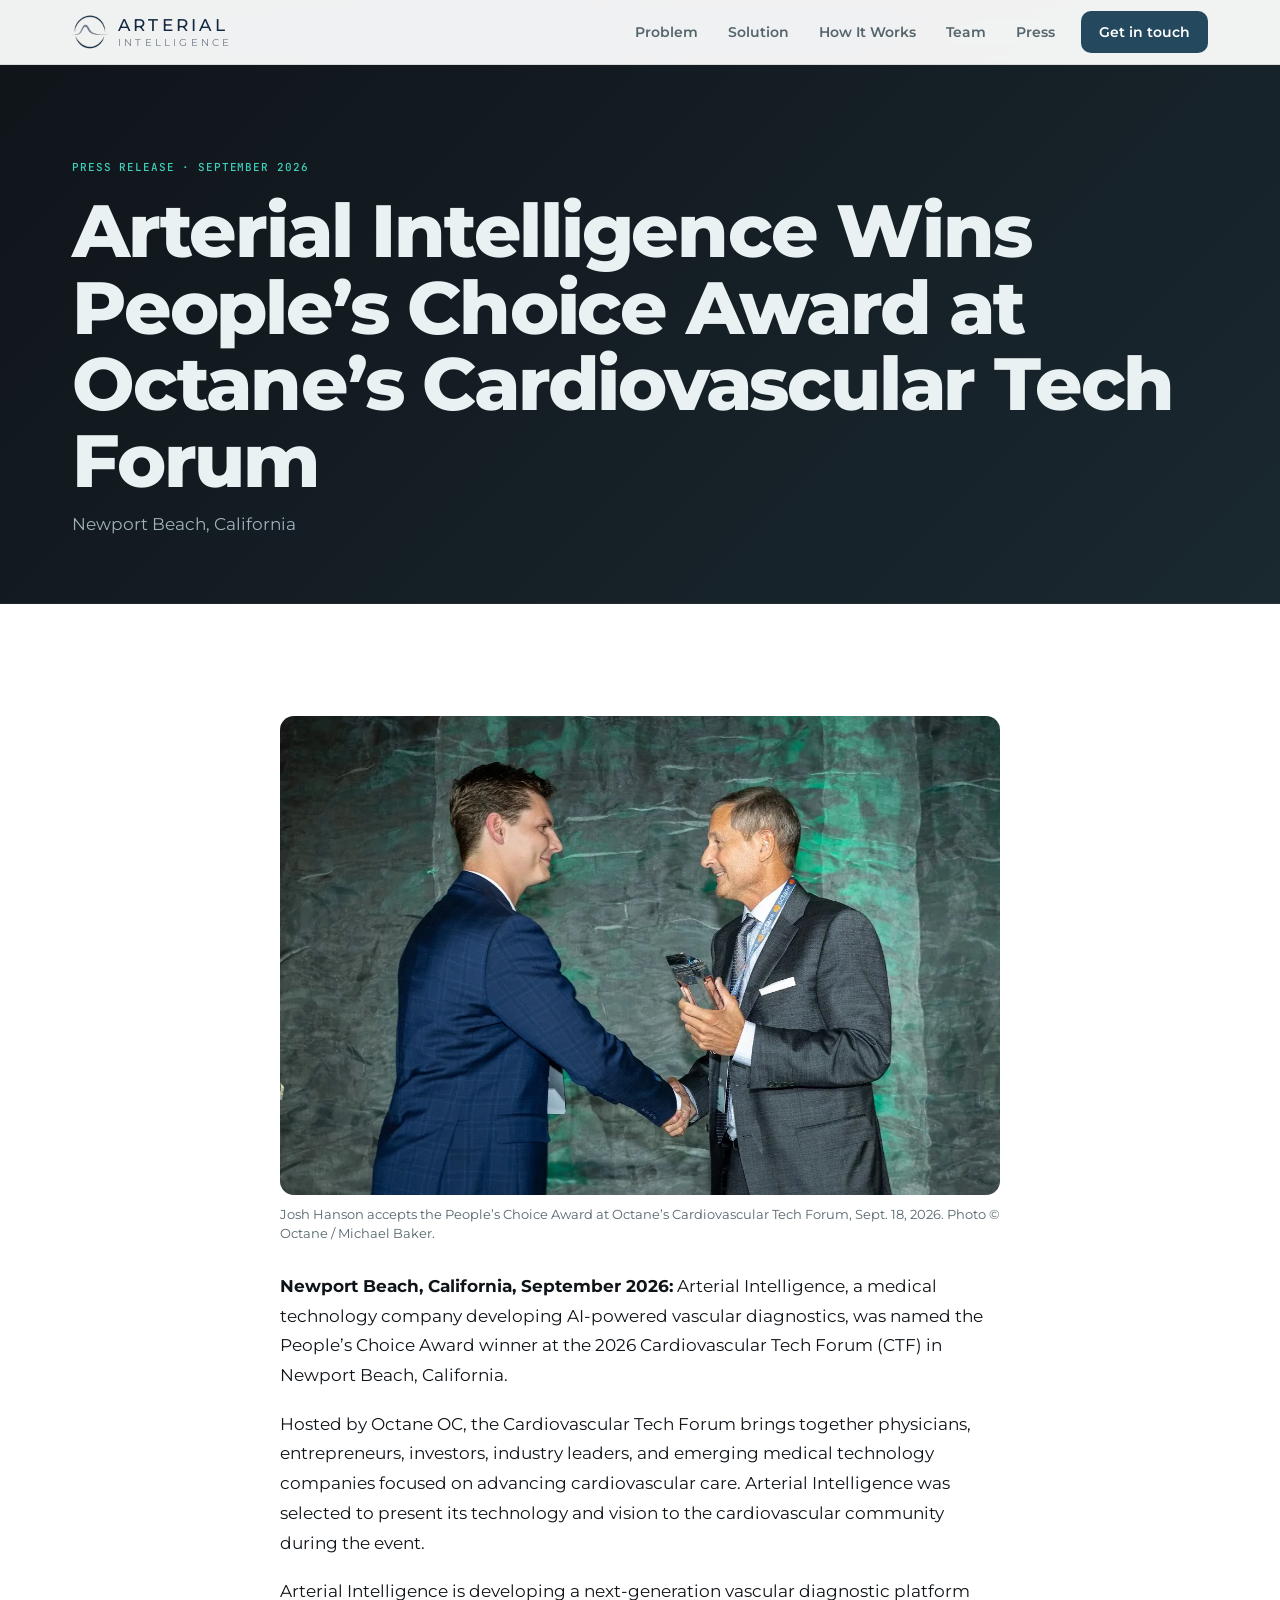
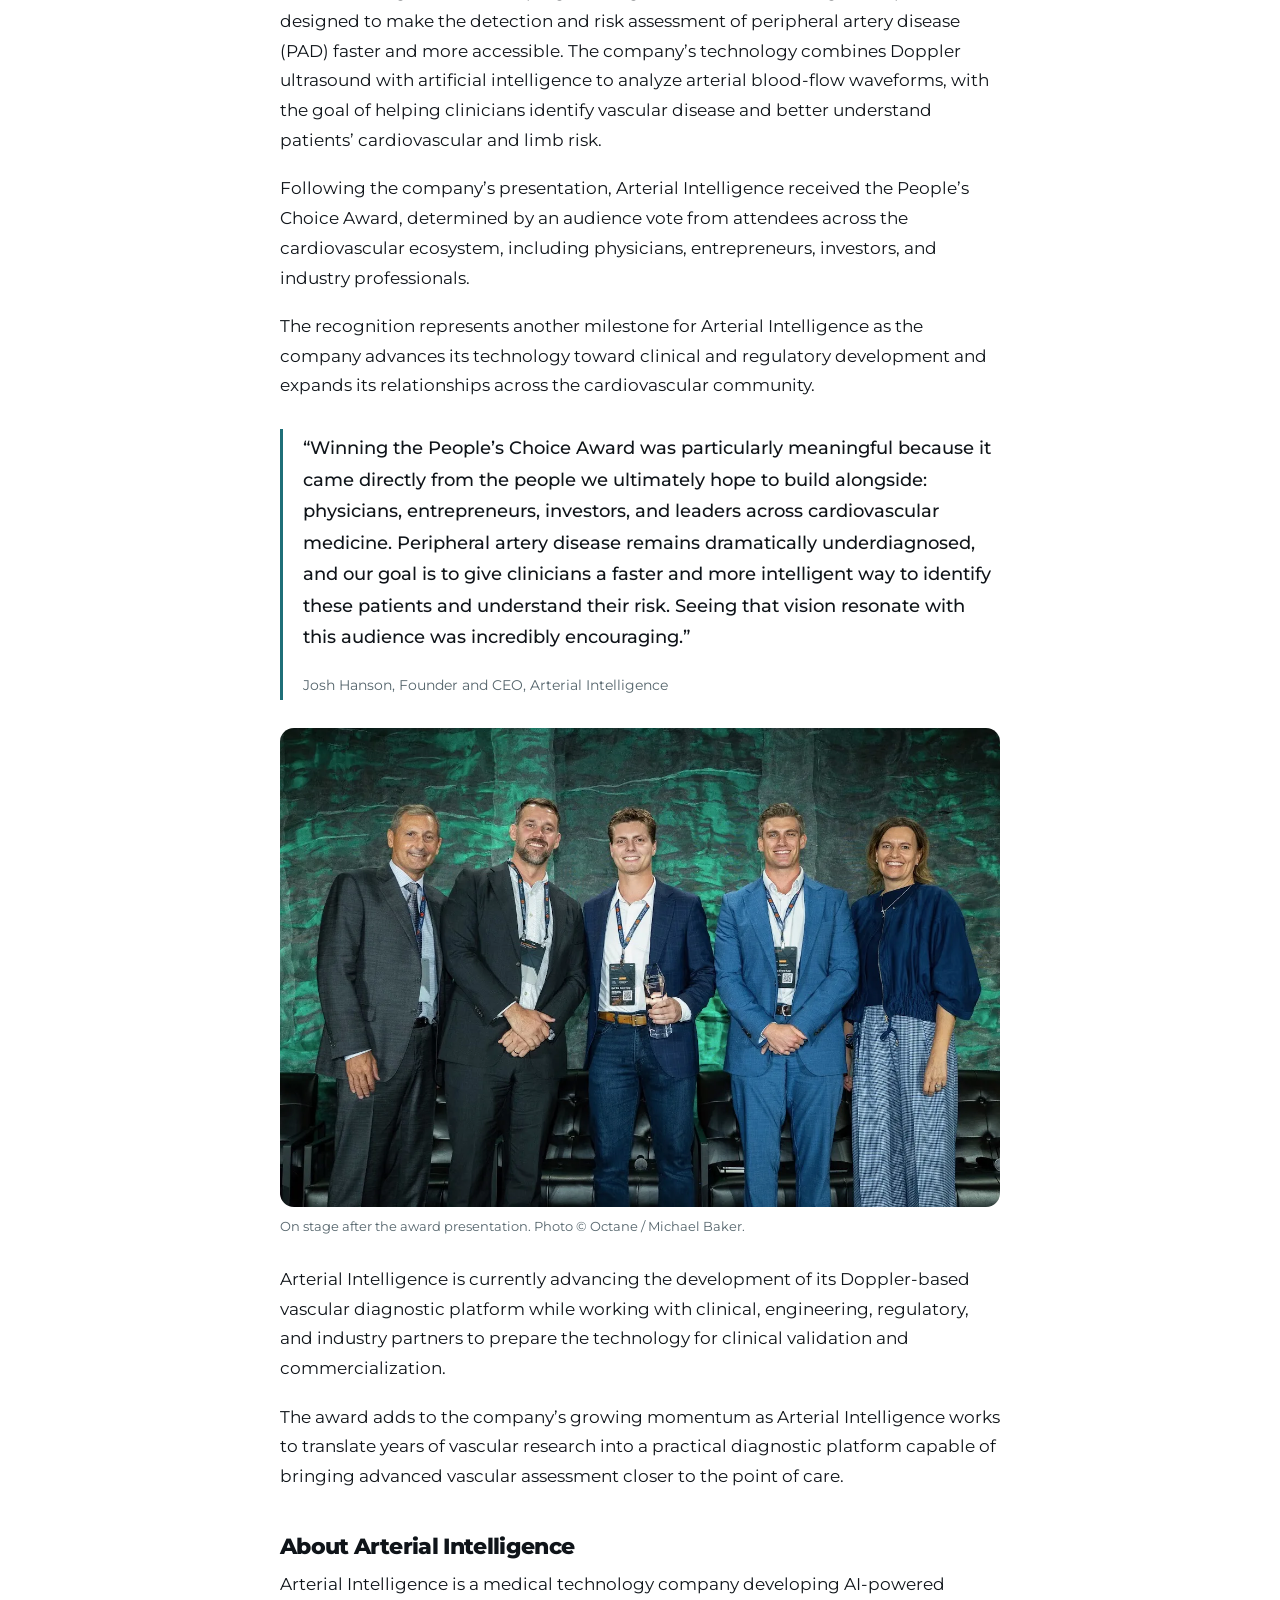
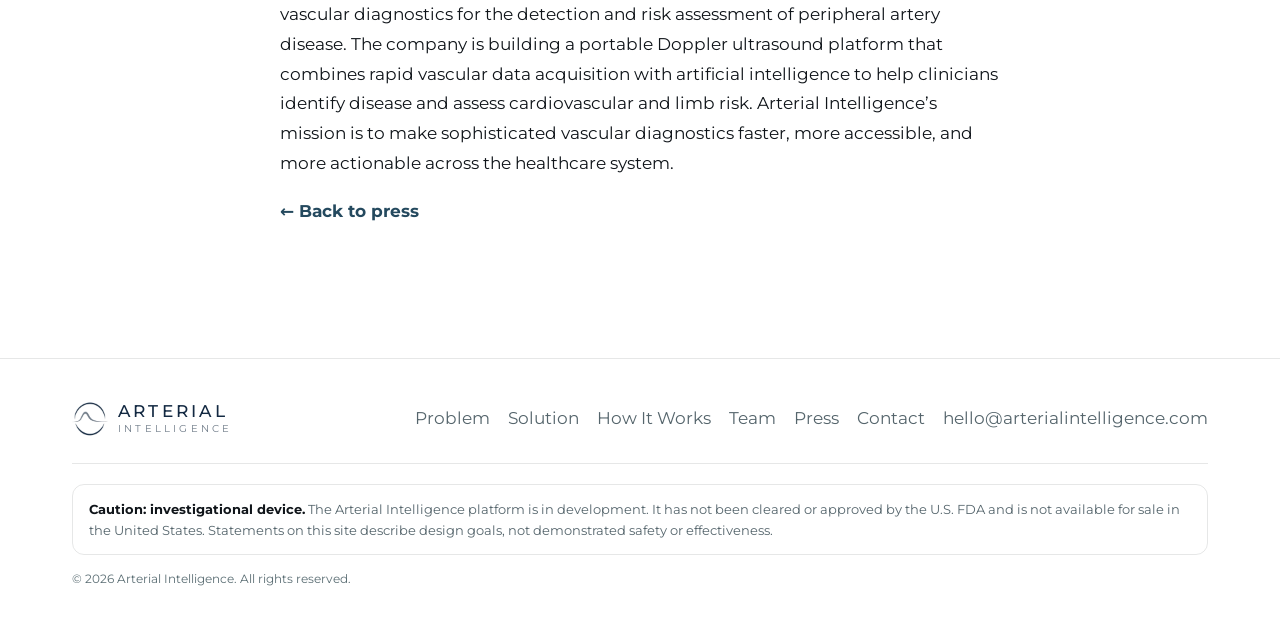
<file: press-peoples-choice-2026.html>
<!doctype html>
<html lang="en" class="no-js">
<head>
<meta charset="utf-8">
<meta name="viewport" content="width=device-width, initial-scale=1, viewport-fit=cover">
<title>People&rsquo;s Choice Award | Arterial Intelligence</title>
<meta name="description" content="Arterial Intelligence was named the People&rsquo;s Choice Award winner at the 2026 Cardiovascular Tech Forum in Newport Beach, California.">
<meta name="theme-color" content="#ffffff">
<!-- TODO(launch): remove noindex once this is live on the real domain -->
<meta name="robots" content="noindex">
<!-- TODO(domain): add canonical + og:url once the new domain is final -->
<meta property="og:type" content="article">
<meta property="og:title" content="Arterial Intelligence Wins People&rsquo;s Choice Award at Octane&rsquo;s Cardiovascular Tech Forum">
<meta property="og:description" content="Arterial Intelligence was named the People&rsquo;s Choice Award winner at the 2026 Cardiovascular Tech Forum in Newport Beach, California.">
<meta property="og:image" content="assets/img/press/ctf-2026-peoples-choice-group.webp">
<meta name="twitter:card" content="summary_large_image">
<link rel="icon" href="assets/img/favicon.png" type="image/png">
<link rel="apple-touch-icon" href="assets/img/apple-touch-icon.png">
<link rel="preload" href="assets/fonts/montserrat-latin.woff2" as="font" type="font/woff2" crossorigin>
<link rel="stylesheet" href="assets/css/styles.css">
<script>document.documentElement.classList.replace('no-js', 'js');</script>
</head>
<body>
<a class="skip" href="#main">Skip to content</a>
<header class="hdr" data-hdr>
  <div class="wrap">
    <a class="brand" href="./" aria-label="Arterial Intelligence home"><img src="assets/img/logo-mark.png" alt="" width="36" height="36"><span class="wordmark"><b>Arterial</b><span>Intelligence</span></span></a>
    <nav class="nav" aria-label="Primary"><a href="./#problem">Problem</a><a href="./#approach">Solution</a><a href="./#how">How It Works</a><a href="./#team">Team</a><a href="./#press">Press</a><a class="cta" href="./#contact">Get in touch</a></nav>
    <button class="menu-btn" type="button" aria-expanded="false" aria-controls="sheet" data-menu-btn>Menu <span class="bars" aria-hidden="true"></span></button>
  </div>
</header>
<nav class="sheet" id="sheet" aria-label="Menu" hidden data-sheet>
  <a href="./#problem">Problem <span>01</span></a><a href="./#approach">Solution <span>02</span></a><a href="./#how">How It Works <span>03</span></a><a href="./#team">Team <span>04</span></a><a href="./#press">Press <span>05</span></a>
  <a class="btn btn-signal" href="./#contact">Get in touch <svg viewBox="0 0 16 16" fill="none" stroke="currentColor" stroke-width="2" stroke-linecap="round" stroke-linejoin="round" aria-hidden="true"><path d="M3 8h10M9 4l4 4-4 4"/></svg></a>
  <p class="mono">Investigational device &middot; Not FDA cleared</p>
</nav>

<main id="main">
  <section class="page-hero dark" aria-labelledby="ar-h">
    <div class="wrap">
      <span class="eyebrow mono">Press release &middot; September 2026</span>
      <h1 id="ar-h" class="article-title">Arterial Intelligence Wins People&rsquo;s Choice Award at Octane&rsquo;s Cardiovascular Tech Forum</h1>
      <p>Newport Beach, California</p>
    </div>
  </section>
  <section class="sec">
    <div class="wrap">
      <article class="article">
        <figure>
          <img src="assets/img/press/ctf-2026-peoples-choice-award.webp" alt="Josh Hanson shaking hands with an Octane leader while receiving the People&rsquo;s Choice Award" width="1320" height="879" decoding="async">
          <figcaption>Josh Hanson accepts the People&rsquo;s Choice Award at Octane&rsquo;s Cardiovascular Tech Forum, Sept. 18, 2026. Photo &copy; Octane / Michael Baker.</figcaption>
        </figure>
        <p><strong>Newport Beach, California, September 2026:</strong> Arterial Intelligence, a medical technology company developing AI-powered vascular diagnostics, was named the People&rsquo;s Choice Award winner at the 2026 Cardiovascular Tech Forum (CTF) in Newport Beach, California.</p>
        <p>Hosted by Octane OC, the Cardiovascular Tech Forum brings together physicians, entrepreneurs, investors, industry leaders, and emerging medical technology companies focused on advancing cardiovascular care. Arterial Intelligence was selected to present its technology and vision to the cardiovascular community during the event.</p>
        <p>Arterial Intelligence is developing a next-generation vascular diagnostic platform designed to make the detection and risk assessment of peripheral artery disease (PAD) faster and more accessible. The company&rsquo;s technology combines Doppler ultrasound with artificial intelligence to analyze arterial blood-flow waveforms, with the goal of helping clinicians identify vascular disease and better understand patients&rsquo; cardiovascular and limb risk.</p>
        <p>Following the company&rsquo;s presentation, Arterial Intelligence received the People&rsquo;s Choice Award, determined by an audience vote from attendees across the cardiovascular ecosystem, including physicians, entrepreneurs, investors, and industry professionals.</p>
        <p>The recognition represents another milestone for Arterial Intelligence as the company advances its technology toward clinical and regulatory development and expands its relationships across the cardiovascular community.</p>
        <blockquote><p>&ldquo;Winning the People&rsquo;s Choice Award was particularly meaningful because it came directly from the people we ultimately hope to build alongside: physicians, entrepreneurs, investors, and leaders across cardiovascular medicine. Peripheral artery disease remains dramatically underdiagnosed, and our goal is to give clinicians a faster and more intelligent way to identify these patients and understand their risk. Seeing that vision resonate with this audience was incredibly encouraging.&rdquo;</p><footer>Josh Hanson, Founder and CEO, Arterial Intelligence</footer></blockquote>
        <figure>
          <img src="assets/img/press/ctf-2026-peoples-choice-group.webp" alt="Josh Hanson holding the People&rsquo;s Choice Award on stage with four Octane forum leaders" width="1320" height="879" decoding="async">
          <figcaption>On stage after the award presentation. Photo &copy; Octane / Michael Baker.</figcaption>
        </figure>
        <p>Arterial Intelligence is currently advancing the development of its Doppler-based vascular diagnostic platform while working with clinical, engineering, regulatory, and industry partners to prepare the technology for clinical validation and commercialization.</p>
        <p>The award adds to the company&rsquo;s growing momentum as Arterial Intelligence works to translate years of vascular research into a practical diagnostic platform capable of bringing advanced vascular assessment closer to the point of care.</p>
        <h2>About Arterial Intelligence</h2>
        <p>Arterial Intelligence is a medical technology company developing AI-powered vascular diagnostics for the detection and risk assessment of peripheral artery disease. The company is building a portable Doppler ultrasound platform that combines rapid vascular data acquisition with artificial intelligence to help clinicians identify disease and assess cardiovascular and limb risk. Arterial Intelligence&rsquo;s mission is to make sophisticated vascular diagnostics faster, more accessible, and more actionable across the healthcare system.</p>
        <p class="article-back"><a href="./#press">&larr; Back to press</a></p>
      </article>
    </div>
  </section>
</main>

<footer class="ftr">
  <div class="inner">
    <div class="wrap">
      <div class="top">
        <a class="brand" href="./" aria-label="Arterial Intelligence home"><img src="assets/img/logo-mark.png" alt="" width="36" height="36"><span class="wordmark"><b>Arterial</b><span>Intelligence</span></span></a>
        <nav aria-label="Footer"><a href="./#problem">Problem</a><a href="./#approach">Solution</a><a href="./#how">How It Works</a><a href="./#team">Team</a><a href="./#press">Press</a><a href="./#contact">Contact</a><a href="mailto:hello@arterialintelligence.com">hello@arterialintelligence.com</a></nav>
      </div>
      <!-- TODO(regulatory): have regulatory counsel confirm this wording before launch -->
      <p class="disc"><strong>Caution: investigational device.</strong> The Arterial Intelligence platform is in development. It has not been cleared or approved by the U.S. FDA and is not available for sale in the United States. Statements on this site describe design goals, not demonstrated safety or effectiveness.</p>
      <p class="credits">&copy; 2026 Arterial Intelligence. All rights reserved.</p>
    </div>
  </div>
</footer>
<script src="assets/js/main.js" defer></script>
</body>
</html>
</file>
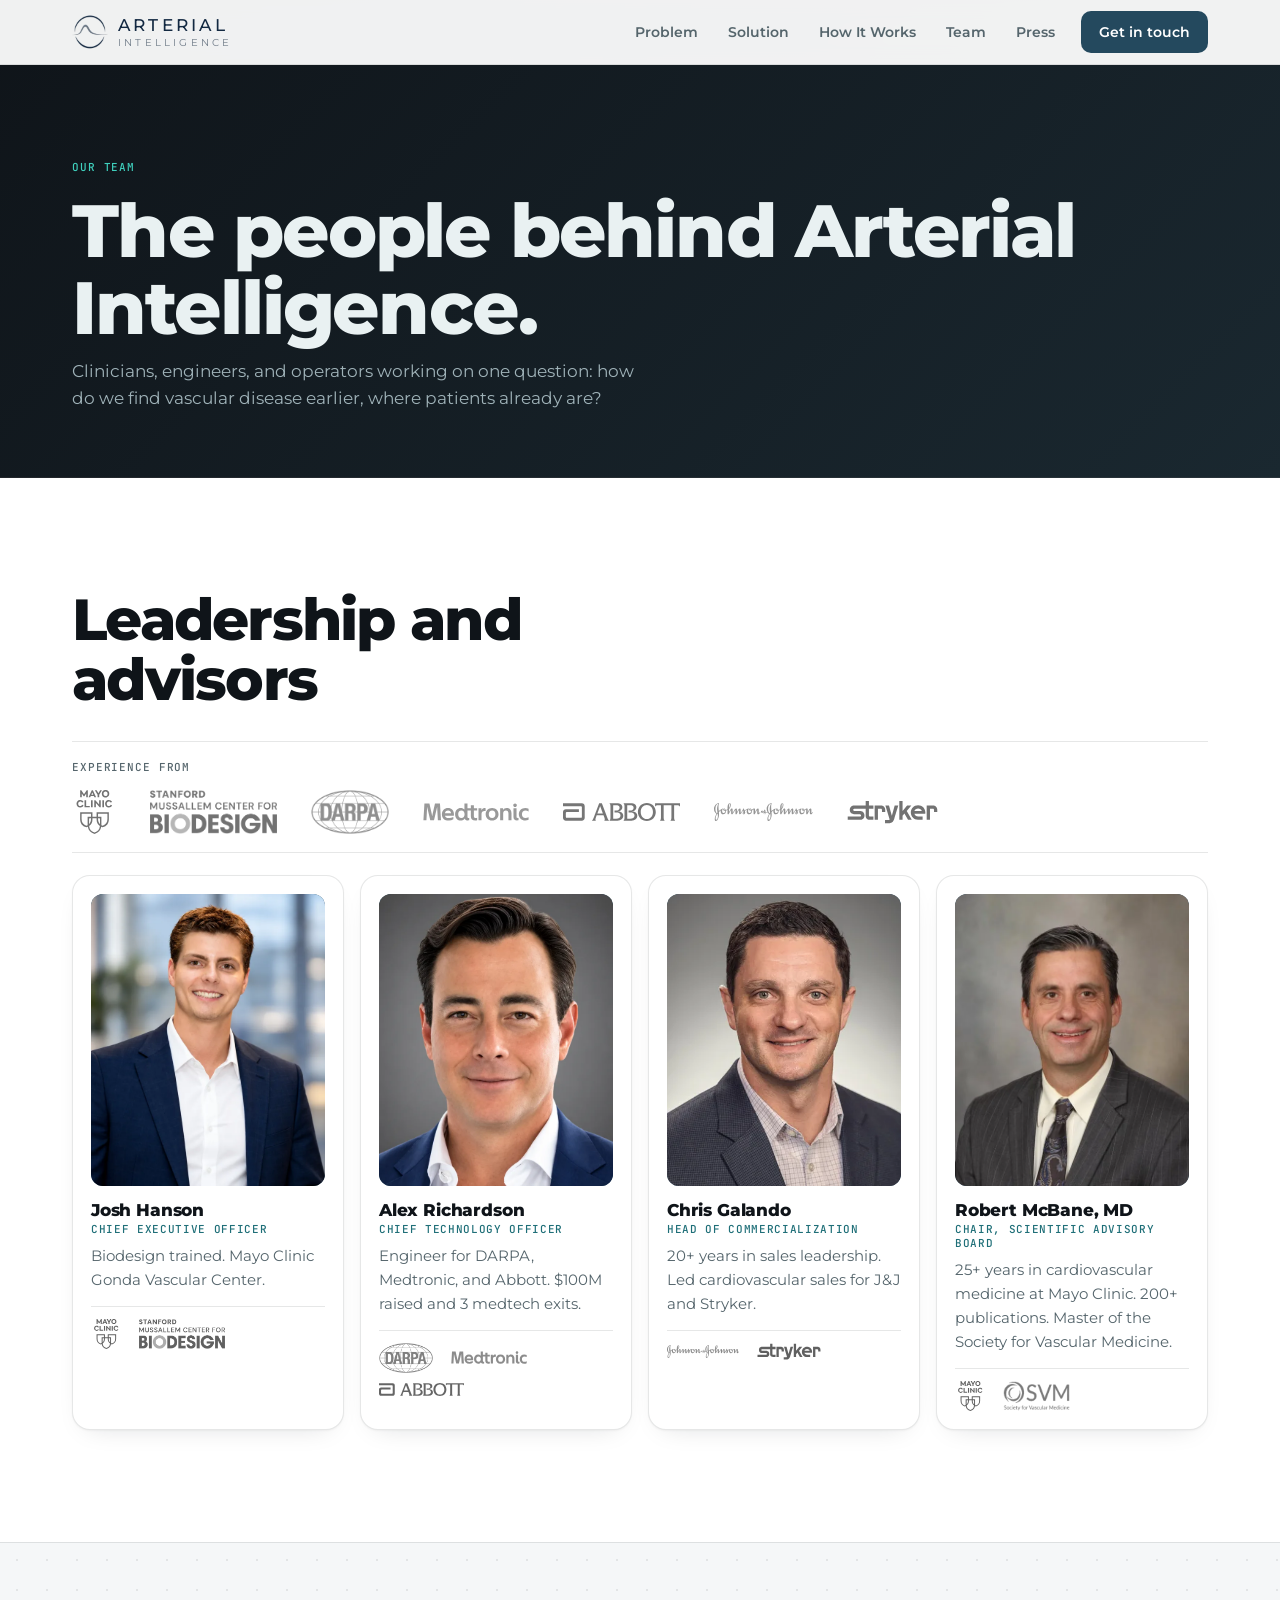
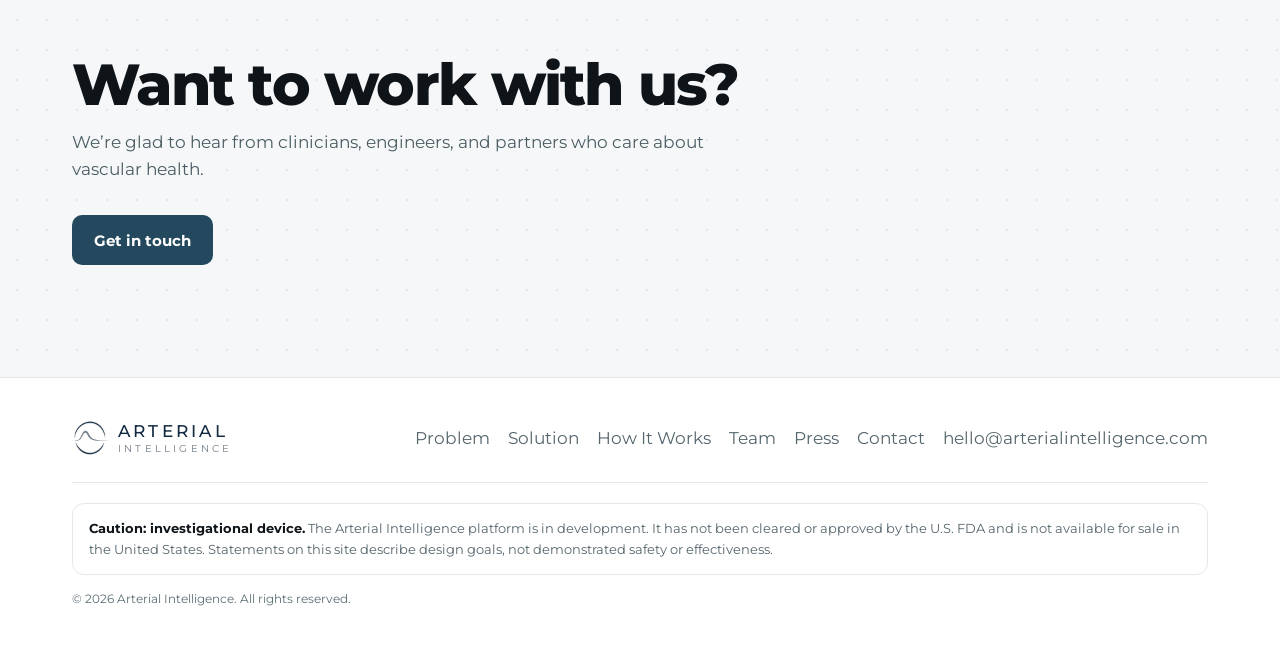
<file: team.html>
<!doctype html>
<html lang="en" class="no-js">
<head>
<meta charset="utf-8">
<meta name="viewport" content="width=device-width, initial-scale=1, viewport-fit=cover">
<title>Team | Arterial Intelligence</title>
<meta name="description" content="The clinicians, engineers, and advisors behind Arterial Intelligence.">
<meta name="theme-color" content="#ffffff">
<!-- TODO(launch): remove noindex once this is live on the real domain -->
<meta name="robots" content="noindex">
<!-- TODO(domain): add canonical + og:url once the new domain is final -->
<meta property="og:type" content="website">
<meta property="og:title" content="Team | Arterial Intelligence">
<meta property="og:description" content="The clinicians, engineers, and advisors behind Arterial Intelligence.">
<meta property="og:image" content="assets/img/og.png">
<meta name="twitter:card" content="summary_large_image">
<link rel="icon" href="assets/img/favicon.png" type="image/png">
<link rel="apple-touch-icon" href="assets/img/apple-touch-icon.png">
<link rel="preload" href="assets/fonts/montserrat-latin.woff2" as="font" type="font/woff2" crossorigin>
<link rel="stylesheet" href="assets/css/styles.css">
<script>document.documentElement.classList.replace('no-js', 'js');</script>
</head>
<body>
<a class="skip" href="#main">Skip to content</a>
<header class="hdr" data-hdr>
  <div class="wrap">
    <a class="brand" href="./" aria-label="Arterial Intelligence home"><img src="assets/img/logo-mark.png" alt="" width="36" height="36"><span class="wordmark"><b>Arterial</b><span>Intelligence</span></span></a>
    <nav class="nav" aria-label="Primary"><a href="./#problem">Problem</a><a href="./#approach">Solution</a><a href="./#how">How It Works</a><a href="./#team">Team</a><a href="./#press">Press</a><a class="cta" href="./#contact">Get in touch</a></nav>
    <button class="menu-btn" type="button" aria-expanded="false" aria-controls="sheet" data-menu-btn>Menu <span class="bars" aria-hidden="true"></span></button>
  </div>
</header>
<nav class="sheet" id="sheet" aria-label="Menu" hidden data-sheet>
  <a href="./#problem">Problem <span>01</span></a><a href="./#approach">Solution <span>02</span></a><a href="./#how">How It Works <span>03</span></a><a href="./#team">Team <span>04</span></a><a href="./#press">Press <span>05</span></a>
  <a class="btn btn-signal" href="./#contact">Get in touch <svg viewBox="0 0 16 16" fill="none" stroke="currentColor" stroke-width="2" stroke-linecap="round" stroke-linejoin="round" aria-hidden="true"><path d="M3 8h10M9 4l4 4-4 4"/></svg></a>
  <p class="mono">Investigational device &middot; Not FDA cleared</p>
</nav>

<main id="main">
  <section class="page-hero dark" aria-labelledby="tp-h">
    <div class="wrap">
      <span class="eyebrow mono">Our team</span>
      <h1 id="tp-h">The people behind Arterial Intelligence.</h1>
      <p>Clinicians, engineers, and operators working on one question: how do we find vascular disease earlier, where patients already are?</p>
    </div>
  </section>
  <section class="sec" aria-labelledby="l-h">
    <div class="wrap">
      <div class="sec-head"><h2 id="l-h">Leadership and advisors</h2></div>
      <div class="org-strip"><span class="mono">Experience from</span><ul class="logo-row"><li><img src="assets/img/logos/mayo-clinic.svg" alt="Mayo Clinic" width="40" height="40" class="tall" loading="lazy" decoding="async"></li><li><img src="assets/img/logos/stanford-biodesign.png" alt="Stanford Biodesign" width="115" height="40" class="tall" loading="lazy" decoding="async"></li><li><img src="assets/img/logos/darpa.png" alt="DARPA" width="71" height="40" class="tall" loading="lazy" decoding="async"></li><li><img src="assets/img/logos/medtronic.svg" alt="Medtronic" width="234" height="40" class="wide" loading="lazy" decoding="async"></li><li><img src="assets/img/logos/abbott.svg" alt="Abbott" width="260" height="40" class="wide" loading="lazy" decoding="async"></li><li><img src="assets/img/logos/johnson-and-johnson.svg" alt="Johnson &amp; Johnson" width="221" height="40" class="wide" loading="lazy" decoding="async"></li><li><img src="assets/img/logos/stryker.svg" alt="Stryker" width="151" height="40" loading="lazy" decoding="async"></li></ul></div>
      <ul class="team-grid four">
        <li class="person">
          <img class="photo" src="assets/img/team/josh-hanson.webp" alt="Josh Hanson" width="480" height="600" loading="lazy" decoding="async">
          <div>
            <h3>Josh Hanson</h3>
            <p class="role">Chief Executive Officer</p>
            <p class="bio">Biodesign trained. Mayo Clinic Gonda Vascular Center.</p>
            <ul class="orgs" aria-label="Experience"><li><img src="assets/img/logos/mayo-clinic.svg" alt="Mayo Clinic" width="40" height="40" class="tall" loading="lazy" decoding="async"></li><li><img src="assets/img/logos/stanford-biodesign.png" alt="Stanford Biodesign" width="115" height="40" class="tall" loading="lazy" decoding="async"></li></ul>
          </div>
        </li>
        <li class="person">
          <img class="photo" src="assets/img/team/alex-richardson.webp" alt="Alex Richardson" width="480" height="600" loading="lazy" decoding="async">
          <div>
            <h3>Alex Richardson</h3>
            <p class="role">Chief Technology Officer</p>
            <p class="bio">Engineer for DARPA, Medtronic, and Abbott. $100M raised and 3 medtech exits.</p>
            <ul class="orgs" aria-label="Experience"><li><img src="assets/img/logos/darpa.png" alt="DARPA" width="71" height="40" class="tall" loading="lazy" decoding="async"></li><li><img src="assets/img/logos/medtronic.svg" alt="Medtronic" width="234" height="40" class="wide" loading="lazy" decoding="async"></li><li><img src="assets/img/logos/abbott.svg" alt="Abbott" width="260" height="40" class="wide" loading="lazy" decoding="async"></li></ul>
          </div>
        </li>
        <li class="person">
          <img class="photo" src="assets/img/team/chris-galando.webp" alt="Chris Galando" width="480" height="600" loading="lazy" decoding="async">
          <div>
            <h3>Chris Galando</h3>
            <p class="role">Head of Commercialization</p>
            <p class="bio">20+ years in sales leadership. Led cardiovascular sales for J&amp;J and Stryker.</p>
            <ul class="orgs" aria-label="Experience"><li><img src="assets/img/logos/johnson-and-johnson.svg" alt="Johnson &amp; Johnson" width="221" height="40" class="wide" loading="lazy" decoding="async"></li><li><img src="assets/img/logos/stryker.svg" alt="Stryker" width="151" height="40" loading="lazy" decoding="async"></li></ul>
          </div>
        </li>
        <li class="person">
          <img class="photo" src="assets/img/team/robert-mcbane.webp" alt="Robert McBane, MD" width="480" height="600" loading="lazy" decoding="async">
          <div>
            <h3>Robert McBane, MD</h3>
            <p class="role">Chair, Scientific Advisory Board</p>
            <p class="bio">25+ years in cardiovascular medicine at Mayo Clinic. 200+ publications. Master of the Society for Vascular Medicine.</p>
            <ul class="orgs" aria-label="Experience"><li><img src="assets/img/logos/mayo-clinic.svg" alt="Mayo Clinic" width="40" height="40" class="tall" loading="lazy" decoding="async"></li><li><img src="assets/img/logos/svm.png" alt="Society for Vascular Medicine" width="90" height="40" class="tall" loading="lazy" decoding="async"></li></ul>
          </div>
        </li>
      </ul>
    </div>
  </section>
  <section class="sec contact" aria-labelledby="j-h">
    <div class="wrap">
      <div class="sec-head"><h2 id="j-h">Want to work with us?</h2><p>We&rsquo;re glad to hear from clinicians, engineers, and partners who care about vascular health.</p></div>
      <a class="btn btn-dark" href="./#contact">Get in touch</a>
    </div>
  </section>
</main>

<footer class="ftr">
  <div class="inner">
    <div class="wrap">
      <div class="top">
        <a class="brand" href="./" aria-label="Arterial Intelligence home"><img src="assets/img/logo-mark.png" alt="" width="36" height="36"><span class="wordmark"><b>Arterial</b><span>Intelligence</span></span></a>
        <nav aria-label="Footer"><a href="./#problem">Problem</a><a href="./#approach">Solution</a><a href="./#how">How It Works</a><a href="./#team">Team</a><a href="./#press">Press</a><a href="./#contact">Contact</a><a href="mailto:hello@arterialintelligence.com">hello@arterialintelligence.com</a></nav>
      </div>
      <!-- TODO(regulatory): have regulatory counsel confirm this wording before launch -->
      <p class="disc"><strong>Caution: investigational device.</strong> The Arterial Intelligence platform is in development. It has not been cleared or approved by the U.S. FDA and is not available for sale in the United States. Statements on this site describe design goals, not demonstrated safety or effectiveness.</p>
      <p class="credits">&copy; 2026 Arterial Intelligence. All rights reserved.</p>
    </div>
  </div>
</footer>
<script src="assets/js/main.js" defer></script>
</body>
</html>
</file>
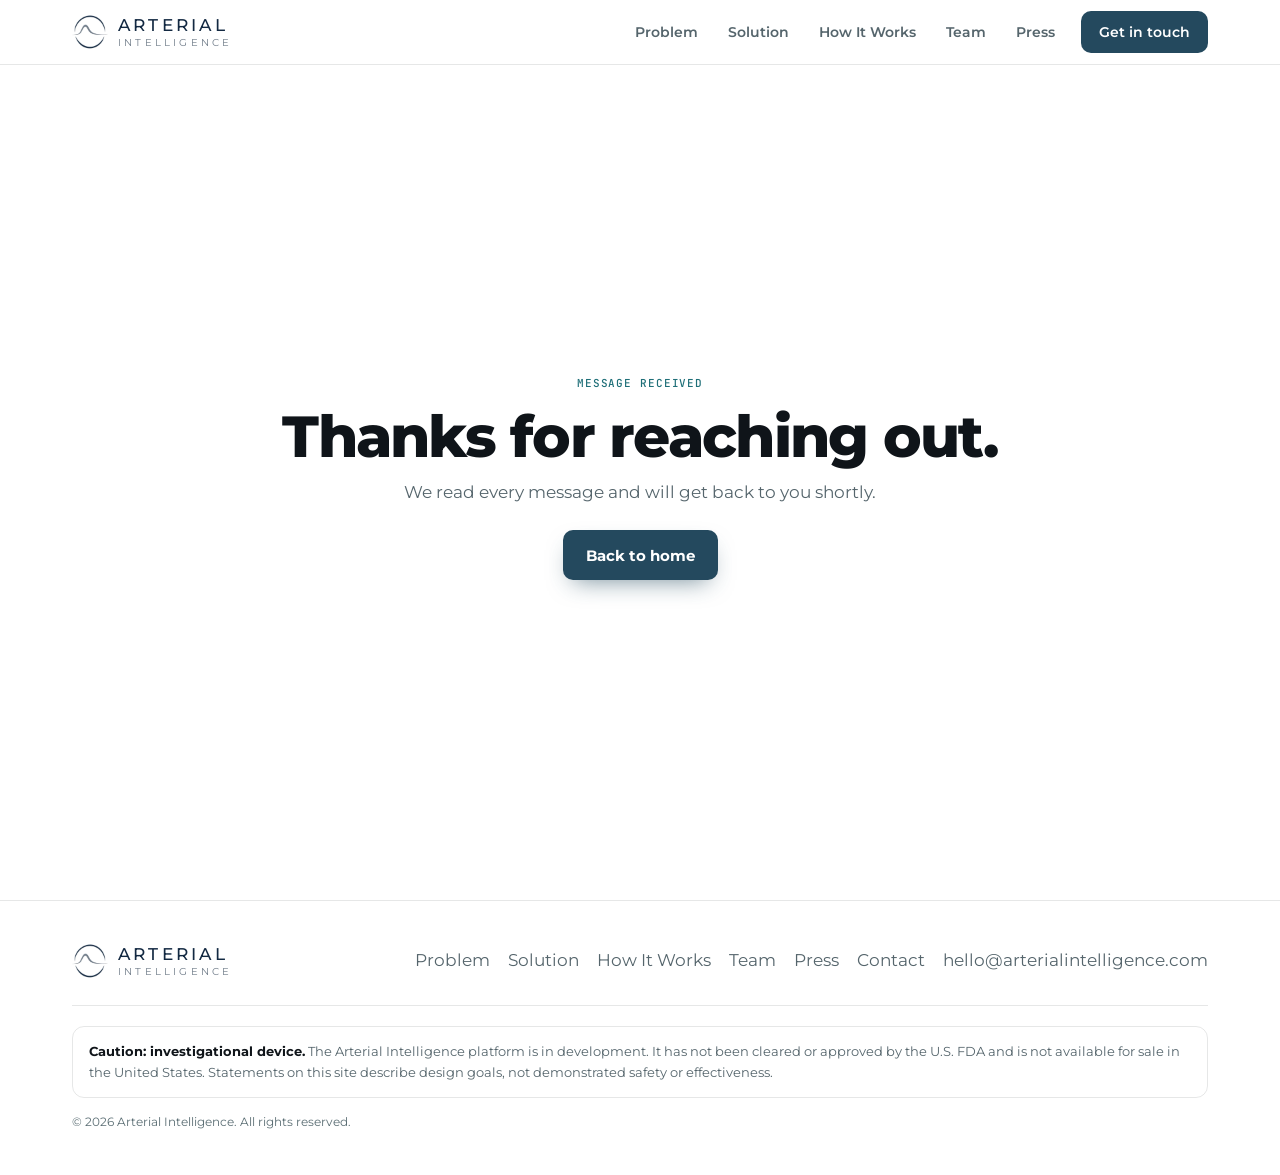
<file: thanks.html>
<!doctype html>
<html lang="en" class="no-js">
<head>
<meta charset="utf-8">
<meta name="viewport" content="width=device-width, initial-scale=1, viewport-fit=cover">
<title>Thanks | Arterial Intelligence</title>
<meta name="description" content="Message received.">
<meta name="theme-color" content="#ffffff">
<!-- TODO(launch): remove noindex once this is live on the real domain -->
<meta name="robots" content="noindex">
<!-- TODO(domain): add canonical + og:url once the new domain is final -->
<meta property="og:type" content="website">
<meta property="og:title" content="Thanks | Arterial Intelligence">
<meta property="og:description" content="Message received.">
<meta property="og:image" content="assets/img/og.png">
<meta name="twitter:card" content="summary_large_image">
<link rel="icon" href="assets/img/favicon.png" type="image/png">
<link rel="apple-touch-icon" href="assets/img/apple-touch-icon.png">
<link rel="preload" href="assets/fonts/montserrat-latin.woff2" as="font" type="font/woff2" crossorigin>
<link rel="stylesheet" href="assets/css/styles.css">
<script>document.documentElement.classList.replace('no-js', 'js');</script>
</head>
<body>
<a class="skip" href="#main">Skip to content</a>
<header class="hdr" data-hdr>
  <div class="wrap">
    <a class="brand" href="./" aria-label="Arterial Intelligence home"><img src="assets/img/logo-mark.png" alt="" width="36" height="36"><span class="wordmark"><b>Arterial</b><span>Intelligence</span></span></a>
    <nav class="nav" aria-label="Primary"><a href="./#problem">Problem</a><a href="./#approach">Solution</a><a href="./#how">How It Works</a><a href="./#team">Team</a><a href="./#press">Press</a><a class="cta" href="./#contact">Get in touch</a></nav>
    <button class="menu-btn" type="button" aria-expanded="false" aria-controls="sheet" data-menu-btn>Menu <span class="bars" aria-hidden="true"></span></button>
  </div>
</header>
<nav class="sheet" id="sheet" aria-label="Menu" hidden data-sheet>
  <a href="./#problem">Problem <span>01</span></a><a href="./#approach">Solution <span>02</span></a><a href="./#how">How It Works <span>03</span></a><a href="./#team">Team <span>04</span></a><a href="./#press">Press <span>05</span></a>
  <a class="btn btn-signal" href="./#contact">Get in touch <svg viewBox="0 0 16 16" fill="none" stroke="currentColor" stroke-width="2" stroke-linecap="round" stroke-linejoin="round" aria-hidden="true"><path d="M3 8h10M9 4l4 4-4 4"/></svg></a>
  <p class="mono">Investigational device &middot; Not FDA cleared</p>
</nav>

<main id="main">
  <section class="center-page">
    <div class="wrap">
      <span class="eyebrow mono">Message received</span>
      <h1>Thanks for reaching out.</h1>
      <p>We read every message and will get back to you shortly.</p>
      <a class="btn btn-signal" href="./">Back to home</a>
    </div>
  </section>
</main>

<footer class="ftr">
  <div class="inner">
    <div class="wrap">
      <div class="top">
        <a class="brand" href="./" aria-label="Arterial Intelligence home"><img src="assets/img/logo-mark.png" alt="" width="36" height="36"><span class="wordmark"><b>Arterial</b><span>Intelligence</span></span></a>
        <nav aria-label="Footer"><a href="./#problem">Problem</a><a href="./#approach">Solution</a><a href="./#how">How It Works</a><a href="./#team">Team</a><a href="./#press">Press</a><a href="./#contact">Contact</a><a href="mailto:hello@arterialintelligence.com">hello@arterialintelligence.com</a></nav>
      </div>
      <!-- TODO(regulatory): have regulatory counsel confirm this wording before launch -->
      <p class="disc"><strong>Caution: investigational device.</strong> The Arterial Intelligence platform is in development. It has not been cleared or approved by the U.S. FDA and is not available for sale in the United States. Statements on this site describe design goals, not demonstrated safety or effectiveness.</p>
      <p class="credits">&copy; 2026 Arterial Intelligence. All rights reserved.</p>
    </div>
  </div>
</footer>
<script src="assets/js/main.js" defer></script>
</body>
</html>
</file>
<file: assets/css/styles.css>
/* Arterial Intelligence — mobile-first stylesheet.
   Hero "card beam" adapted from Card Beam Animation by BL/S Studio
   (codepen.io/blacklead-studio/pen/xbwaqxE, MIT). Breakpoints: 760px, 1080px. */

@font-face { font-family: "Montserrat"; src: url("../fonts/montserrat-latin.woff2") format("woff2"); font-weight: 100 900; font-display: swap; }
@font-face { font-family: "JB Mono"; src: url("../fonts/jetbrains-mono.woff2") format("woff2"); font-weight: 400 700; font-display: swap; }

:root {
  /* Light page, matching the original imageaid.us palette */
  --bg: #ffffff;
  --bg-2: #f5f7f8;
  --line: rgb(15 20 25 / .10);
  --text: #0f1419;
  --text-2: #55656c;
  --signal: #1f6f78;       /* teal, darkened for text on light */
  --signal-rgb: 31 111 120;
  --amber: #f2c46b;
  --hot: #ff5a3c;
  --brand: #24495e;
  --sans: "Montserrat", ui-sans-serif, system-ui, -apple-system, sans-serif;
  --mono: "JB Mono", ui-monospace, Menlo, monospace;
  --g: 16px;
  --ease: cubic-bezier(.5, 1, .89, 1);
  --spring: linear(0, .1538 4.09%, .2926 8.29%, .4173 12.63%, .5282 17.12%, .6255 21.77%, .7099 26.61%, .782 31.67%, .8425 37%, .8887 42.23%, .9257 47.79%, .9543 53.78%, .9752 60.32%, .9883 67.11%, .9961 75%, 1 100%);
}
/* Dark band (hero, page headers): the original site's #0f1419 -> #1a2830 gradient */
.dark {
  --bg: #0f1419;
  --bg-2: #16222a;
  --line: rgb(255 255 255 / .08);
  --text: #e9f1f2;
  --text-2: #9fb2b8;
  --signal: #3fd0bd;
  --signal-rgb: 63 208 189;
  color: var(--text);
  background: linear-gradient(135deg, #0f1419 0%, #1a2830 100%);
}
*, *::before, *::after { box-sizing: border-box; }
html { overflow-x: clip; -webkit-text-size-adjust: 100%; scroll-behavior: smooth; scroll-padding-top: 72px; }
body { margin: 0; background: var(--bg); color: var(--text); font: 400 1.0625rem/1.6 var(--sans); -webkit-font-smoothing: antialiased; overflow-x: clip; }
img, svg, canvas { display: block; max-width: 100%; }
a { color: inherit; }
p { margin: 0 0 1em; }
h1, h2, h3 { margin: 0; letter-spacing: -0.03em; line-height: 1.04; font-weight: 800; }
ul, ol.steps { margin: 0; padding: 0; list-style: none; }
[hidden] { display: none !important; }
:focus-visible { outline: 2px solid var(--signal); outline-offset: 3px; border-radius: 6px; }
.skip { position: absolute; left: -9999px; }
.skip:focus { left: 12px; top: 12px; z-index: 100; background: #fff; color: #000; padding: 10px 14px; border-radius: 8px; }
.wrap { max-width: 1200px; margin-inline: auto; padding-inline: var(--g); }
.mono { font: 500 .6875rem/1.4 var(--mono); letter-spacing: .08em; text-transform: uppercase; }
.sr { position: absolute !important; width: 1px; height: 1px; overflow: hidden; clip-path: inset(50%); white-space: nowrap; }

/* ================= Header ================= */
.hdr { position: fixed; inset: 0 0 auto; z-index: 50; transition: background .3s, border-color .3s; border-bottom: 1px solid transparent; }
.hdr.scrolled { background: rgb(4 8 9 / .72); -webkit-backdrop-filter: blur(14px) saturate(140%); backdrop-filter: blur(14px) saturate(140%); border-color: var(--line); }
.hdr .wrap { display: flex; align-items: center; justify-content: space-between; height: 64px; }
.brand { display: inline-flex; align-items: center; gap: 10px; text-decoration: none; }
.brand img { width: 36px; height: 36px; flex: none; }
.wordmark { display: grid; justify-items: start; line-height: 1; text-transform: uppercase; }
.wordmark b { font-size: 1.0625rem; font-weight: 500; letter-spacing: .19em; color: #132942; }
.wordmark span { margin-top: 4px; font-size: .625rem; font-weight: 400; letter-spacing: .32em; color: #717d8a; }
.nav { display: none; }
.menu-btn { display: inline-flex; align-items: center; gap: 10px; min-height: 44px; padding: 0 14px; border-radius: 999px; border: 1px solid var(--line); background: rgb(255 255 255 / .04); color: var(--text); font: 600 .875rem var(--sans); cursor: pointer; }
.menu-btn .bars { width: 16px; height: 10px; position: relative; }
.menu-btn .bars::before, .menu-btn .bars::after { content: ""; position: absolute; left: 0; right: 0; height: 2px; border-radius: 2px; background: currentColor; transition: transform .35s var(--spring), top .35s var(--spring); }
.menu-btn .bars::before { top: 0; }
.menu-btn .bars::after { top: 8px; }
.menu-btn[aria-expanded="true"] .bars::before { top: 4px; transform: rotate(45deg); }
.menu-btn[aria-expanded="true"] .bars::after { top: 4px; transform: rotate(-45deg); }

/* ================= Hero + Card Beam ================= */
.hero { position: relative; padding: 104px 0 40px; overflow: hidden; }
.hero::before { content: ""; position: absolute; inset: 0; background: radial-gradient(60% 50% at 50% 58%, rgb(var(--signal-rgb) / .10), transparent 70%); pointer-events: none; }
.eyebrow { display: inline-flex; align-items: center; gap: 8px; color: var(--signal); }
.hero h1 { font-size: clamp(2.3rem, 1.2rem + 5.4vw, 5rem); margin: 14px 0 0; max-width: 15ch; }
.hero h1 em { font-style: normal; color: var(--signal); text-shadow: 0 0 24px rgb(var(--signal-rgb) / .45); }

.beam-stage { position: relative; height: 240px; margin: 28px 0 8px; touch-action: pan-y; }
.beam-stage canvas { position: absolute; left: 0; top: 50%; transform: translateY(-50%); pointer-events: none; }
.beam-particles { z-index: 0; }
.beam-scanner { z-index: 3; }
.card-line { position: absolute; top: 50%; left: 0; display: flex; gap: 28px; transform: translate3d(0, -50%, 0); will-change: transform; cursor: grab; user-select: none; -webkit-user-select: none; z-index: 2; }
.card-line.dragging { cursor: grabbing; }
.scan-card { position: relative; flex: none; width: 250px; height: 156px; }
.scan-card > div { position: absolute; inset: 0; border-radius: 14px; overflow: hidden; }
.sc-clean { clip-path: inset(0 0 0 var(--clip-right, 0%)); background: linear-gradient(160deg, #10201f, #081012 60%); border: 1px solid rgb(var(--signal-rgb) / .25); box-shadow: 0 18px 40px rgb(0 0 0 / .5), inset 0 1px 0 rgb(255 255 255 / .06); padding: 12px 14px; display: grid; grid-template-rows: auto 1fr auto; z-index: 2; }
.sc-raw { clip-path: inset(0 calc(100% - var(--clip-left, 0%)) 0 0); z-index: 1; }
.sc-raw pre { margin: 0; height: 100%; padding: 8px 10px; font: 400 9.5px/12px var(--mono); color: rgb(var(--signal-rgb) / .55); white-space: pre; overflow: hidden; -webkit-mask-image: linear-gradient(90deg, #000, rgb(0 0 0 / .25)); mask-image: linear-gradient(90deg, #000, rgb(0 0 0 / .25)); animation: flick .1s infinite linear alternate-reverse; }
@keyframes flick { 0%, 16%, 50%, 100% { opacity: 1; } 15% { opacity: .9; } 49% { opacity: .8; } }
.sc-top, .sc-bot { display: flex; justify-content: space-between; align-items: center; font: 500 .625rem var(--mono); letter-spacing: .08em; text-transform: uppercase; color: var(--text-2); }
.sc-top b { color: var(--text); font-weight: 600; }
.sc-bot b { font: 700 .8125rem var(--sans); letter-spacing: -0.01em; text-transform: none; }
.sc-wave { width: 100%; height: 100%; }
.sc-wave .ax { stroke: rgb(255 255 255 / .18); stroke-dasharray: 3 4; vector-effect: non-scaling-stroke; }
.sc-wave .tr { fill: none; stroke-width: 2; stroke-linejoin: round; vector-effect: non-scaling-stroke; }
.tri .tr { stroke: var(--signal); filter: drop-shadow(0 0 4px rgb(var(--signal-rgb) / .7)); }
.tri .sc-bot b { color: var(--signal); }
.bi .tr { stroke: var(--amber); filter: drop-shadow(0 0 4px rgb(242 196 107 / .6)); }
.bi .sc-bot b { color: var(--amber); }
.mono-w .tr { stroke: var(--hot); filter: drop-shadow(0 0 4px rgb(255 90 60 / .6)); }
.mono-w .sc-bot b { color: var(--hot); }
.scan-flash { position: absolute; inset: 0; background: linear-gradient(90deg, transparent, rgb(var(--signal-rgb) / .35), transparent); animation: flash .6s ease-out forwards; pointer-events: none; z-index: 5; }
@keyframes flash { from { transform: translateX(-100%); opacity: 0; } 50% { opacity: 1; } to { transform: translateX(100%); opacity: 0; } }
.beam-labels { display: grid; grid-template-columns: 1fr auto 1fr; gap: 8px; color: var(--text-2); }
.beam-labels span:last-child { text-align: right; }
.beam-labels span:nth-child(2) { color: var(--signal); }

.hero-copy { display: grid; gap: 22px; margin-top: 18px; }
.hero-copy p { color: var(--text-2); max-width: 44ch; margin: 0; font-size: 1.0625rem; }
.hero-copy p strong { color: var(--text); font-weight: 600; }
.actions { display: flex; flex-wrap: wrap; gap: 10px; }
.btn { display: inline-flex; align-items: center; justify-content: center; gap: 10px; min-height: 50px; padding: 0 22px; border-radius: 999px; font: 700 .9375rem var(--sans); text-decoration: none; border: 1px solid transparent; transition: transform .2s var(--spring), background .2s, border-color .2s, box-shadow .2s; }
.btn:active { transform: scale(.97); }
.btn-signal { background: var(--signal); color: #021412; box-shadow: 0 0 0 0 rgb(var(--signal-rgb) / .5), 0 8px 30px -8px rgb(var(--signal-rgb) / .6); }
.btn-signal:hover { box-shadow: 0 0 0 6px rgb(var(--signal-rgb) / .14), 0 8px 30px -8px rgb(var(--signal-rgb) / .8); }
.btn-ghost { border-color: rgb(255 255 255 / .16); color: var(--text); background: rgb(255 255 255 / .03); }
.btn-ghost:hover { border-color: rgb(255 255 255 / .4); }
.btn svg { width: 16px; height: 16px; }

/* ================= Stats ================= */
.stats { border-block: 1px solid var(--line); background: var(--bg-2); }
.stats ul { display: grid; }
.stats li { padding: 20px 0; border-bottom: 1px solid var(--line); }
.stats li:last-child { border-bottom: 0; }
.stats b { display: block; font-size: 2rem; letter-spacing: -0.03em; line-height: 1; }
.stats span { display: block; margin-top: 6px; color: var(--text-2); font-size: .9375rem; }
.stats cite { font-style: normal; color: #64777d; font-size: .8125rem; }

/* ================= Sections ================= */
.sec { padding: 56px 0; }
.sec-head { max-width: 680px; margin-bottom: 32px; }
.sec-head .mono { color: var(--signal); display: block; margin-bottom: 12px; }
.sec h2 { font-size: clamp(2rem, 1.2rem + 3.6vw, 3.6rem); }
.sec-head p { color: var(--text-2); margin: 14px 0 0; }

/* Problem cards */
.cards { display: grid; gap: 14px; }
.card { position: relative; border-radius: 20px; padding: 22px; background: linear-gradient(180deg, rgb(255 255 255 / .04), rgb(255 255 255 / .015)); border: 1px solid var(--line); min-height: 220px; display: flex; flex-direction: column; justify-content: flex-end; gap: 8px; }
.card h3 { font-size: 1.25rem; letter-spacing: -0.02em; }
.card p { color: var(--text-2); margin: 0; font-size: .9375rem; }
.card .k { font: 800 clamp(1.75rem, 1.3rem + 1.6vw, 2.3rem)/1 var(--sans); letter-spacing: -0.03em; text-transform: uppercase; overflow-wrap: anywhere; margin-bottom: auto; color: var(--text); }
.src { margin-top: 18px; color: #64777d; font-size: .8125rem; }
.src a { color: inherit; }

/* Waveform types */
.waves { display: grid; gap: 12px; }
.wv { border-radius: 18px; border: 1px solid var(--line); background: var(--bg-2); padding: 16px; }
.wv-top { display: flex; justify-content: space-between; align-items: baseline; margin-bottom: 10px; }
.wv-top h3 { font-size: 1.125rem; }
.wv svg { width: 100%; height: auto; aspect-ratio: 400 / 110; border-radius: 10px; background: #050a0b; }
.wv p { margin: 10px 0 0; color: var(--text-2); font-size: .9375rem; }
.note { margin-top: 16px; color: #64777d; font-size: .8125rem; }

/* Steps */
.steps { display: grid; gap: 12px; counter-reset: s; }
.step { position: relative; padding: 22px; border-radius: 18px; border: 1px solid var(--line); background: linear-gradient(180deg, rgb(255 255 255 / .03), transparent); counter-increment: s; }
.step::before { content: "0" counter(s); display: block; font: 700 .75rem var(--mono); color: var(--signal); margin-bottom: 26px; }
.step h3 { font-size: 1.5rem; margin-bottom: 6px; }
.step p { margin: 0; color: var(--text-2); font-size: .9375rem; }

/* ================= Contact (light, Glass Button) ================= */
.contact { position: relative; background: #d9dfe1; color: #111b1f; border-radius: 28px 28px 0 0; overflow: hidden; }
.contact::before { content: ""; position: absolute; inset: 0; background-image: radial-gradient(rgb(0 0 0 / .15) 1px, transparent 1px); background-size: 30px 30px; background-position: 2px 2px; pointer-events: none; }
.contact .wrap { position: relative; }
.contact .sec-head .mono { color: #1f5f68; }
.contact .sec-head p { color: #4b5d63; }
.cform { display: grid; gap: 14px; }
.cf label { display: block; margin-bottom: 6px; font: 600 .8125rem var(--sans); color: #34474d; }
.cf input, .cf textarea { width: 100%; min-height: 52px; padding: 14px 16px; font: 400 16px var(--sans); color: #111b1f; border-radius: 16px; border: 1px solid rgb(0 0 0 / .12); background: rgb(255 255 255 / .55); box-shadow: inset 0 1px 2px rgb(0 0 0 / .06); transition: border-color .2s, box-shadow .2s, background .2s; }
.cf textarea { min-height: 128px; resize: vertical; }
.cf input:focus, .cf textarea:focus { outline: none; background: #fff; border-color: #1f5f68; box-shadow: 0 0 0 4px rgb(31 95 104 / .15); }
.chips { display: flex; flex-wrap: wrap; gap: 8px; border: 0; padding: 0; margin: 0; }
.chips legend { margin-bottom: 8px; font: 600 .8125rem var(--sans); color: #34474d; }
.chips label { position: relative; }
.chips input { position: absolute; inset: 0; opacity: 0; margin: 0; cursor: pointer; }
.chips span { display: inline-flex; align-items: center; min-height: 42px; padding: 0 16px; border-radius: 999px; border: 1px solid rgb(0 0 0 / .14); background: rgb(255 255 255 / .4); font: 600 .875rem var(--sans); }
.chips input:checked + span { background: #111b1f; color: #fff; border-color: #111b1f; }
.chips input:focus-visible + span { outline: 2px solid #1f5f68; outline-offset: 2px; }
.hp { position: absolute; left: -9999px; }
.fine { color: #5a6c72; font-size: .8125rem; margin: 0; }
.form-status { margin: 0; padding: 12px 14px; border-radius: 12px; font-weight: 600; font-size: .9375rem; }
.form-status.ok { background: #d5efe9; color: #0f5247; }
.form-status.err { background: #f7ddd7; color: #8a2b1b; }

/* ================= Footer ================= */
.ftr { background: var(--bg); color: #4b5d63; }
main:has(> .contact:last-child) + .ftr { background: #d9dfe1; }
.ftr .inner { background: var(--bg); color: var(--text-2); border-radius: 28px 28px 0 0; padding: 40px 0 32px; }
.ftr .top { display: flex; flex-wrap: wrap; justify-content: space-between; gap: 20px; padding-bottom: 24px; border-bottom: 1px solid var(--line); }
.ftr nav { display: flex; flex-wrap: wrap; gap: 4px 18px; }
.ftr nav a { text-decoration: none; min-height: 40px; display: inline-flex; align-items: center; }
.ftr nav a:hover { color: var(--text); }
.disc { margin: 20px 0 0; padding: 14px 16px; border: 1px solid var(--line); border-radius: 12px; font-size: .8125rem; }
.disc strong { color: var(--text); }
.credits { margin-top: 14px; font-size: .75rem; color: #5b6e74; }
.credits a { color: inherit; }

/* ================= ≥ 760px ================= */
@media (min-width: 760px) {
  :root { --g: 32px; }
  .hero { padding: 128px 0 56px; }
  .beam-stage { height: 300px; }
  .scan-card { width: 340px; height: 212px; }
  .sc-clean { padding: 16px 18px; }
  .sc-raw pre { font-size: 11px; line-height: 13px; }
  .card-line { gap: 44px; }
  .hero-copy { grid-template-columns: 1fr auto; align-items: end; }
  .stats ul { grid-template-columns: repeat(3, 1fr); }
  .stats li { padding: 28px 24px 28px 0; border-bottom: 0; border-right: 1px solid var(--line); }
  .stats li + li { padding-left: 24px; }
  .stats li:last-child { border-right: 0; }
  .sec { padding: 112px 0; }
  .cards, .waves, .steps { grid-template-columns: repeat(3, 1fr); gap: 16px; }
  .card { min-height: 264px; }
  .split { display: grid; grid-template-columns: .9fr 1.1fr; gap: 56px; align-items: start; }
  .cform { grid-template-columns: 1fr 1fr; }
  .cform .full { grid-column: 1 / -1; }
}
@media (min-width: 1080px) {
  .nav { display: flex; align-items: center; gap: 4px; padding: 5px; border-radius: 999px; border: 1px solid var(--line); background: rgb(255 255 255 / .03); }
  .nav a { padding: 8px 14px; border-radius: 999px; font-size: .875rem; font-weight: 600; color: var(--text-2); text-decoration: none; transition: color .2s, background .2s; }
  .nav a:hover { color: var(--text); background: rgb(255 255 255 / .06); }
  .nav a.cta { background: var(--signal); color: #021412; }
  .scan-card { width: 380px; height: 236px; }
  .beam-stage { height: 320px; }
}
@media (prefers-reduced-motion: reduce) {
  html { scroll-behavior: auto; }
  .sc-raw pre, .scan-flash { animation: none; }
}

/* ================= Mobile menu sheet ================= */
.sheet { position: fixed; inset: 64px 0 0; z-index: 49; background: var(--bg); padding: 12px var(--g) calc(24px + env(safe-area-inset-bottom)); display: flex; flex-direction: column; overflow-y: auto; }
.sheet a:not(.btn) { display: flex; align-items: center; justify-content: space-between; min-height: 60px; border-bottom: 1px solid var(--line); font: 700 1.6rem/1 var(--sans); letter-spacing: -0.03em; text-decoration: none; }
.sheet a:not(.btn) span { font: 500 .6875rem var(--mono); letter-spacing: .08em; color: var(--text-2); }
.sheet .btn { margin-top: 24px; }
.sheet .mono { margin-top: auto; padding-top: 24px; color: var(--text-2); }
body.locked { overflow: hidden; }

/* Highlighted problem card (no effect, just emphasis) */
.card.hot { border-color: rgb(255 90 60 / .35); background: linear-gradient(180deg, rgb(255 90 60 / .09), rgb(255 90 60 / .01)); }
.card.hot .k { color: #ff8a70; }

/* ================= Audiences (tabs) ================= */
.tablist { display: grid; grid-template-columns: repeat(3, 1fr); gap: 4px; padding: 4px; border-radius: 999px; border: 1px solid var(--line); background: var(--bg-2); margin-bottom: 14px; }
.tab { min-height: 44px; border: 0; border-radius: 999px; background: transparent; color: var(--text-2); font: 700 .875rem var(--sans); cursor: pointer; }
.tab[aria-selected="true"] { background: var(--text); color: var(--bg); }
.tabpanel { border-radius: 18px; border: 1px solid var(--line); background: var(--bg-2); padding: 20px; }
.tabpanel h3 { font-size: 1.25rem; margin-bottom: 8px; }
.tabpanel ul li { padding: 14px 0; border-top: 1px solid var(--line); }
.tabpanel ul li:first-child { border-top: 0; }
.tabpanel b { display: block; font-weight: 700; }
.tabpanel span { color: var(--text-2); font-size: .9375rem; }
.no-js .tablist { display: none; }
.no-js .tabpanel[hidden] { display: block !important; }
.no-js .tabpanel + .tabpanel { margin-top: 12px; }

/* ================= Team ================= */
.team-grid { display: grid; gap: 12px; }
.person { display: grid; gap: 16px; align-content: start; padding: 16px; border-radius: 18px; border: 1px solid var(--line); background: var(--bg-2); }
.person .photo { display: block; width: 100%; height: auto; aspect-ratio: 4 / 5; object-fit: cover; object-position: center top; border-radius: 12px; background: var(--brand); }
.person h3 { font-size: 1.0625rem; letter-spacing: -0.01em; }
.person .role { margin: 2px 0 0; color: var(--signal); font: 500 .6875rem var(--mono); letter-spacing: .06em; text-transform: uppercase; }
.person .bio { margin: 8px 0 0; color: var(--text-2); font-size: .9375rem; }
.person .links { margin-top: 10px; }
.icon-link { display: inline-grid; place-items: center; width: 40px; height: 40px; border-radius: 10px; border: 1px solid var(--line); color: var(--text-2); }
.icon-link:hover { color: var(--text); border-color: rgb(255 255 255 / .3); }
.team-cta { margin-top: 20px; }
.orgs { display: flex; flex-wrap: wrap; align-items: center; gap: 10px 18px; margin: 14px 0 0; padding: 12px 0 0; border-top: 1px solid var(--line); list-style: none; }
.orgs img { display: block; height: 21px; width: auto; filter: grayscale(1); opacity: .62; }
.orgs img.wide { height: 16px; }
.orgs img.tall { height: 36px; }
.org-strip { margin: 0 0 22px; padding: 18px 0; border-block: 1px solid var(--line); display: grid; gap: 14px; }
.org-strip .mono { color: var(--text-2); }
.logo-row { display: flex; flex-wrap: wrap; align-items: center; gap: 18px 34px; }
.logo-row img { display: block; height: 24px; width: auto; filter: grayscale(1); opacity: .55; transition: filter .2s, opacity .2s; }
.logo-row img.wide { height: 18px; }
.logo-row img.tall { height: 44px; }
.logo-row img:hover { filter: none; opacity: 1; }
.page-hero { padding: 120px 0 48px; border-bottom: 1px solid var(--line); }
.page-hero h1 { font-size: clamp(2.3rem, 1.2rem + 5vw, 4.6rem); margin: 14px 0 12px; }
.page-hero p { color: var(--text-2); max-width: 52ch; margin: 0; }

/* Contact button on the light section */
.btn-dark { background: #111b1f; color: #fff; border: 0; cursor: pointer; }
.btn-dark:hover { background: #1f5f68; }

/* Thanks page */
.center-page { min-height: 100svh; display: grid; place-items: center; text-align: center; padding: 96px 0 48px; }
.center-page h1 { font-size: clamp(2.2rem, 1.2rem + 4vw, 3.6rem); margin: 12px 0; }
.center-page p { color: var(--text-2); max-width: 44ch; margin: 0 auto 24px; }

@media (min-width: 760px) {
  .team-grid { grid-template-columns: repeat(2, 1fr); gap: 16px; }
  .page-hero { padding: 152px 0 64px; }
}
@media (min-width: 1080px) {
  .menu-btn, .sheet { display: none !important; }
  .tablist { display: none; }
  .tabs-panels { display: grid; grid-template-columns: repeat(3, 1fr); gap: 16px; }
  .tabs-panels .tabpanel[hidden] { display: block !important; }
  .team-grid { grid-template-columns: repeat(3, 1fr); }
  .team-grid.four { grid-template-columns: repeat(4, 1fr); }
  .orgs img { height: 17px; }
  .orgs img.wide { height: 13px; }
  .orgs img.tall { height: 30px; }
  .person { padding: 18px; }
}


/* ================= Light theme overrides (original-site look) ================= */
.hdr, .hdr.scrolled { background: rgb(255 255 255 / .94); -webkit-backdrop-filter: saturate(160%) blur(10px); backdrop-filter: saturate(160%) blur(10px); border-bottom: 1px solid var(--line); }
.hdr.scrolled { box-shadow: 0 6px 20px -12px rgb(15 20 25 / .25); }
.menu-btn { background: #fff; }
.btn { border-radius: 10px; }
.btn-signal { background: var(--brand); color: #fff; box-shadow: 0 10px 24px -10px rgb(36 73 94 / .65); }
.btn-signal:hover { background: #1c3b4c; box-shadow: 0 12px 28px -10px rgb(36 73 94 / .8); }
.btn-ghost { border-color: rgb(15 20 25 / .2); color: var(--text); background: transparent; }
.btn-ghost:hover { border-color: var(--text); }
.dark .btn-ghost { border: 2px solid rgb(255 255 255 / .85); color: #fff; }
.dark .btn-ghost:hover { background: rgb(255 255 255 / .08); }
.dark .btn-signal { box-shadow: 0 10px 30px -10px rgb(0 0 0 / .7); border: 1px solid rgb(255 255 255 / .1); }
.hero { color: var(--text); }
.card, .step, .wv, .tabpanel, .person { background: #fff; box-shadow: 0 1px 2px rgb(15 20 25 / .04), 0 10px 28px -16px rgb(15 20 25 / .18); }
.card.hot { background: linear-gradient(180deg, rgb(255 90 60 / .07), #fff 60%); }
.card.hot .k { color: #c2412d; }
.wv.tri .tr { stroke: #3fd0bd; filter: drop-shadow(0 0 4px rgb(63 208 189 / .7)); }
.icon-link:hover { border-color: rgb(15 20 25 / .3); }
.flag { background: #fff6dc; color: #6b5310; }
.sheet { background: #fff; }
.contact { background: var(--bg-2); color: var(--text); border-radius: 0; border-top: 1px solid var(--line); }
.contact::before { opacity: .5; }
.cform { background: #fff; border: 1px solid var(--line); border-radius: 18px; padding: 20px; box-shadow: 0 10px 28px -16px rgb(15 20 25 / .2); }
.cf input, .cf textarea { background: #fff; }
.btn-dark { background: var(--brand); }
.btn-dark:hover { background: #1c3b4c; }
.ftr, main:has(> .contact:last-child) + .ftr { background: var(--bg); }
.ftr .inner { background: var(--bg); color: var(--text-2); border-radius: 0; border-top: 1px solid var(--line); }
.disc strong { color: var(--text); }
@media (min-width: 760px) { .cform { padding: 28px; } }
@media (min-width: 1080px) {
  .nav { background: transparent; border: 0; padding: 0; gap: 2px; }
  .nav a { color: var(--text-2); }
  .nav a:hover { color: var(--text); background: var(--bg-2); }
  .nav a.cta { background: var(--brand); color: #fff; border-radius: 10px; margin-left: 10px; padding: 10px 18px; }
  .nav a.cta:hover { background: #1c3b4c; }
}

/* ================= Press ================= */
.press-feature { display: grid; margin-bottom: 14px; border-radius: 20px; overflow: hidden; border: 1px solid var(--line); background: #fff; box-shadow: 0 1px 2px rgb(15 20 25 / .04), 0 10px 28px -16px rgb(15 20 25 / .18); }
.press-feature-img img { display: block; width: 100%; height: 100%; aspect-ratio: 3 / 2; object-fit: cover; }
.press-feature-body { display: grid; gap: 12px; align-content: center; padding: 22px; }
.press-feature-body h3 { font-size: clamp(1.35rem, 1rem + 1.4vw, 1.9rem); letter-spacing: -0.02em; }
.press-feature-body p { margin: 0; color: var(--text-2); }
.press-feature-body .btn { justify-self: start; margin-top: 4px; }
.press-feature-body .mono, .press-card .mono { color: var(--signal); }
.press-grid { display: grid; gap: 12px; }
.press-card { display: flex; flex-direction: column; gap: 8px; padding: 20px; border-radius: 18px; border: 1px solid var(--line); background: #fff; box-shadow: 0 1px 2px rgb(15 20 25 / .04), 0 10px 28px -16px rgb(15 20 25 / .18); }
.press-card.has-img { padding: 0; overflow: hidden; }
.press-card.has-img img { display: block; width: 100%; height: auto; aspect-ratio: 3 / 2; object-fit: cover; object-position: center 30%; }
.press-card.has-img > div { display: grid; gap: 8px; padding: 20px; }
.press-card h3 { font-size: 1.0625rem; line-height: 1.3; letter-spacing: -0.01em; }
.press-card p { margin: 0; color: var(--text-2); font-size: .9375rem; }
.press-card a { display: inline-flex; align-items: center; gap: 6px; margin-top: auto; padding-top: 6px; min-height: 44px; font-weight: 700; font-size: .9375rem; color: var(--brand); text-decoration: none; }
.press-card a:hover { text-decoration: underline; text-underline-offset: 3px; }
.press-card a svg { width: 14px; height: 14px; }
.milestones { margin-top: 28px; padding-top: 20px; border-top: 1px solid var(--line); }
.milestones h3 { margin-bottom: 6px; color: var(--text-2); }
.milestones li { display: grid; grid-template-columns: 64px 1fr; gap: 12px; padding: 12px 0; border-bottom: 1px solid var(--line); font-size: .9375rem; }
.milestones li b { font: 700 .75rem/1.6 var(--mono); letter-spacing: .06em; text-transform: uppercase; color: var(--signal); }

/* Press release page */
.article-title { font-size: clamp(1.9rem, 1.1rem + 3.4vw, 3.4rem); max-width: 22ch; }
.article { max-width: 720px; margin-inline: auto; }
.article p { font-size: 1.0625rem; line-height: 1.75; margin: 0 0 1.1em; }
.article h2 { font-size: 1.35rem; margin: 2em 0 .6em; }
.article figure { margin: 0 0 28px; }
.article figure img { display: block; width: 100%; height: auto; border-radius: 14px; }
.article figcaption { margin-top: 10px; color: var(--text-2); font-size: .8125rem; line-height: 1.5; }
.article blockquote { margin: 28px 0; padding: 4px 0 4px 20px; border-left: 3px solid var(--signal); }
.article blockquote p { font-size: 1.125rem; font-weight: 500; }
.article blockquote footer { color: var(--text-2); font-size: .875rem; }
.article-back a { font-weight: 700; color: var(--brand); text-decoration: none; }
.article-back a:hover { text-decoration: underline; }

@media (min-width: 760px) {
  .press-feature { grid-template-columns: 1.15fr 1fr; }
  .press-feature-body { padding: 32px; }
  .press-grid { grid-template-columns: repeat(2, 1fr); gap: 16px; }
  .milestones li { grid-template-columns: 96px 1fr; }
}
@media (min-width: 1080px) {
  .press-grid { grid-template-columns: repeat(4, 1fr); }
}
</file>
